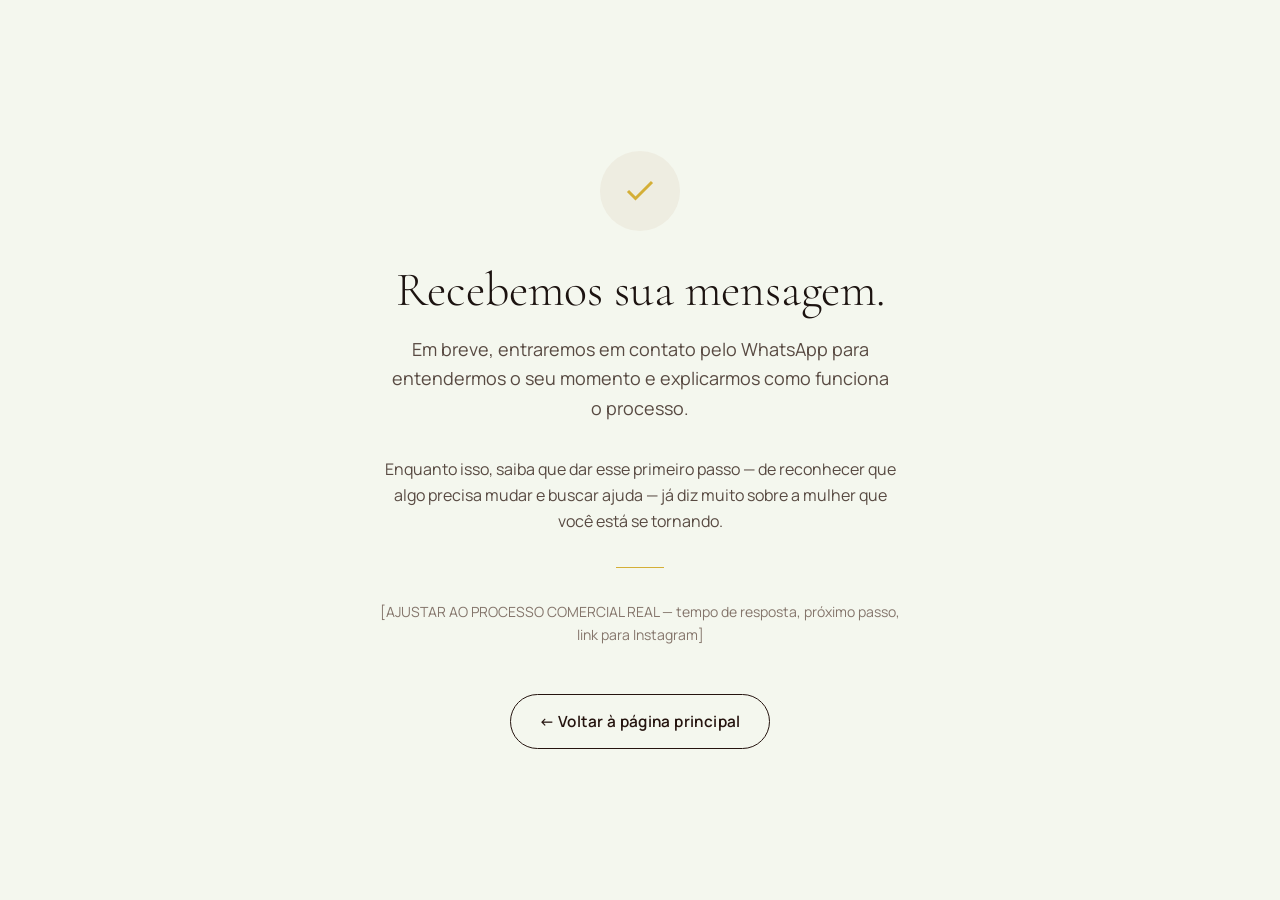
<file: obrigado.html>
<!DOCTYPE html>
<html lang="pt-BR">
<head>
  <meta charset="UTF-8">
  <meta name="viewport" content="width=device-width, initial-scale=1.0">
  <title>Obrigada | Paula Magrin — Terapeuta</title>
  <meta name="robots" content="noindex, nofollow">

  <!-- Meta Pixel Code -->
  <script>
    !function(f,b,e,v,n,t,s)
    {if(f.fbq)return;n=f.fbq=function(){n.callMethod?
    n.callMethod.apply(n,arguments):n.queue.push(arguments)};
    if(!f._fbq)f._fbq=n;n.push=n;n.loaded=!0;n.version='2.0';
    n.queue=[];t=b.createElement(e);t.async=!0;
    t.src=v;s=b.getElementsByTagName(e)[0];
    s.parentNode.insertBefore(t,s)}(window, document,'script',
    'https://connect.facebook.net/en_US/fbevents.js');
    fbq('init', '2262409447917221');
    fbq('track', 'PageView');
  </script>
  <noscript><img height="1" width="1" style="display:none"
    src="https://www.facebook.com/tr?id=2262409447917221&ev=PageView&noscript=1"
  /></noscript>
  <!-- End Meta Pixel Code -->

  <!-- Fonts -->
  <link rel="preconnect" href="https://fonts.googleapis.com">
  <link rel="preconnect" href="https://fonts.gstatic.com" crossorigin>
  <link href="https://fonts.googleapis.com/css2?family=Cormorant+Garamond:ital,wght@0,300;0,400;1,300;1,400&family=Manrope:wght@400;500;600&display=swap" rel="stylesheet">

  <meta name="theme-color" content="#1C1614">
  <link rel="icon" type="image/png" sizes="32x32" href="images/logo/favicon-32x32.png">
  <link rel="icon" type="image/png" sizes="16x16" href="images/logo/favicon-16x16.png">
  <link rel="apple-touch-icon" sizes="180x180" href="images/logo/apple-touch-icon.png">

  <!-- Stylesheets -->
  <link rel="stylesheet" href="css/tokens.css?v=3.2">
  <link rel="stylesheet" href="css/reset.css?v=3.2">
  <link rel="stylesheet" href="css/base.css?v=3.2">
  <link rel="stylesheet" href="css/components.css?v=3.2">
  <link rel="stylesheet" href="css/sections.css?v=3.3">
  <link rel="stylesheet" href="css/responsive.css?v=3.2">

  <!-- Conversion Tracking -->
  <script>
    window.dataLayer = window.dataLayer || [];
    window.dataLayer.push({
      event: 'generate_lead',
      page_title: 'Obrigada',
      conversion_page: true
    });
  </script>

  <!-- Google Tag Manager -->
  <!-- <script>(function(w,d,s,l,i){...})(window,document,'script','dataLayer','GTM-XXXXXX');</script> -->
</head>

<body>

  <main class="thankyou">
    <div class="thankyou__inner">

      <div class="thankyou__icon">
        <svg width="36" height="36" viewBox="0 0 24 24" fill="none" stroke="currentColor" stroke-width="2">
          <path d="M20 6L9 17l-5-5"/>
        </svg>
      </div>

      <h1 class="thankyou__headline">Recebemos sua mensagem.</h1>

      <p class="thankyou__text">
        Em breve, entraremos em contato pelo WhatsApp para entendermos o seu momento e explicarmos como funciona o processo.
      </p>

      <p style="font-size: var(--text-base); color: var(--color-text-secondary); margin-bottom: var(--space-xl);">
        Enquanto isso, saiba que dar esse primeiro passo — de reconhecer que algo precisa mudar e buscar ajuda — já diz muito sobre a mulher que você está se tornando.
      </p>

      <hr class="separator separator--centered">

      <p style="font-size: var(--text-sm); color: var(--color-text-tertiary);">
        [AJUSTAR AO PROCESSO COMERCIAL REAL — tempo de resposta, próximo passo, link para Instagram]
      </p>

      <a href="index.html" class="btn-cta btn-cta--secondary" style="margin-top: var(--space-xl);">
        ← Voltar à página principal
      </a>

    </div>
  </main>

  <!-- Meta Pixel Lead Event -->
  <script>
    if (typeof fbq === 'function') {
      fbq('track', 'Lead');
    }
  </script>

</body>
</html>
</file>
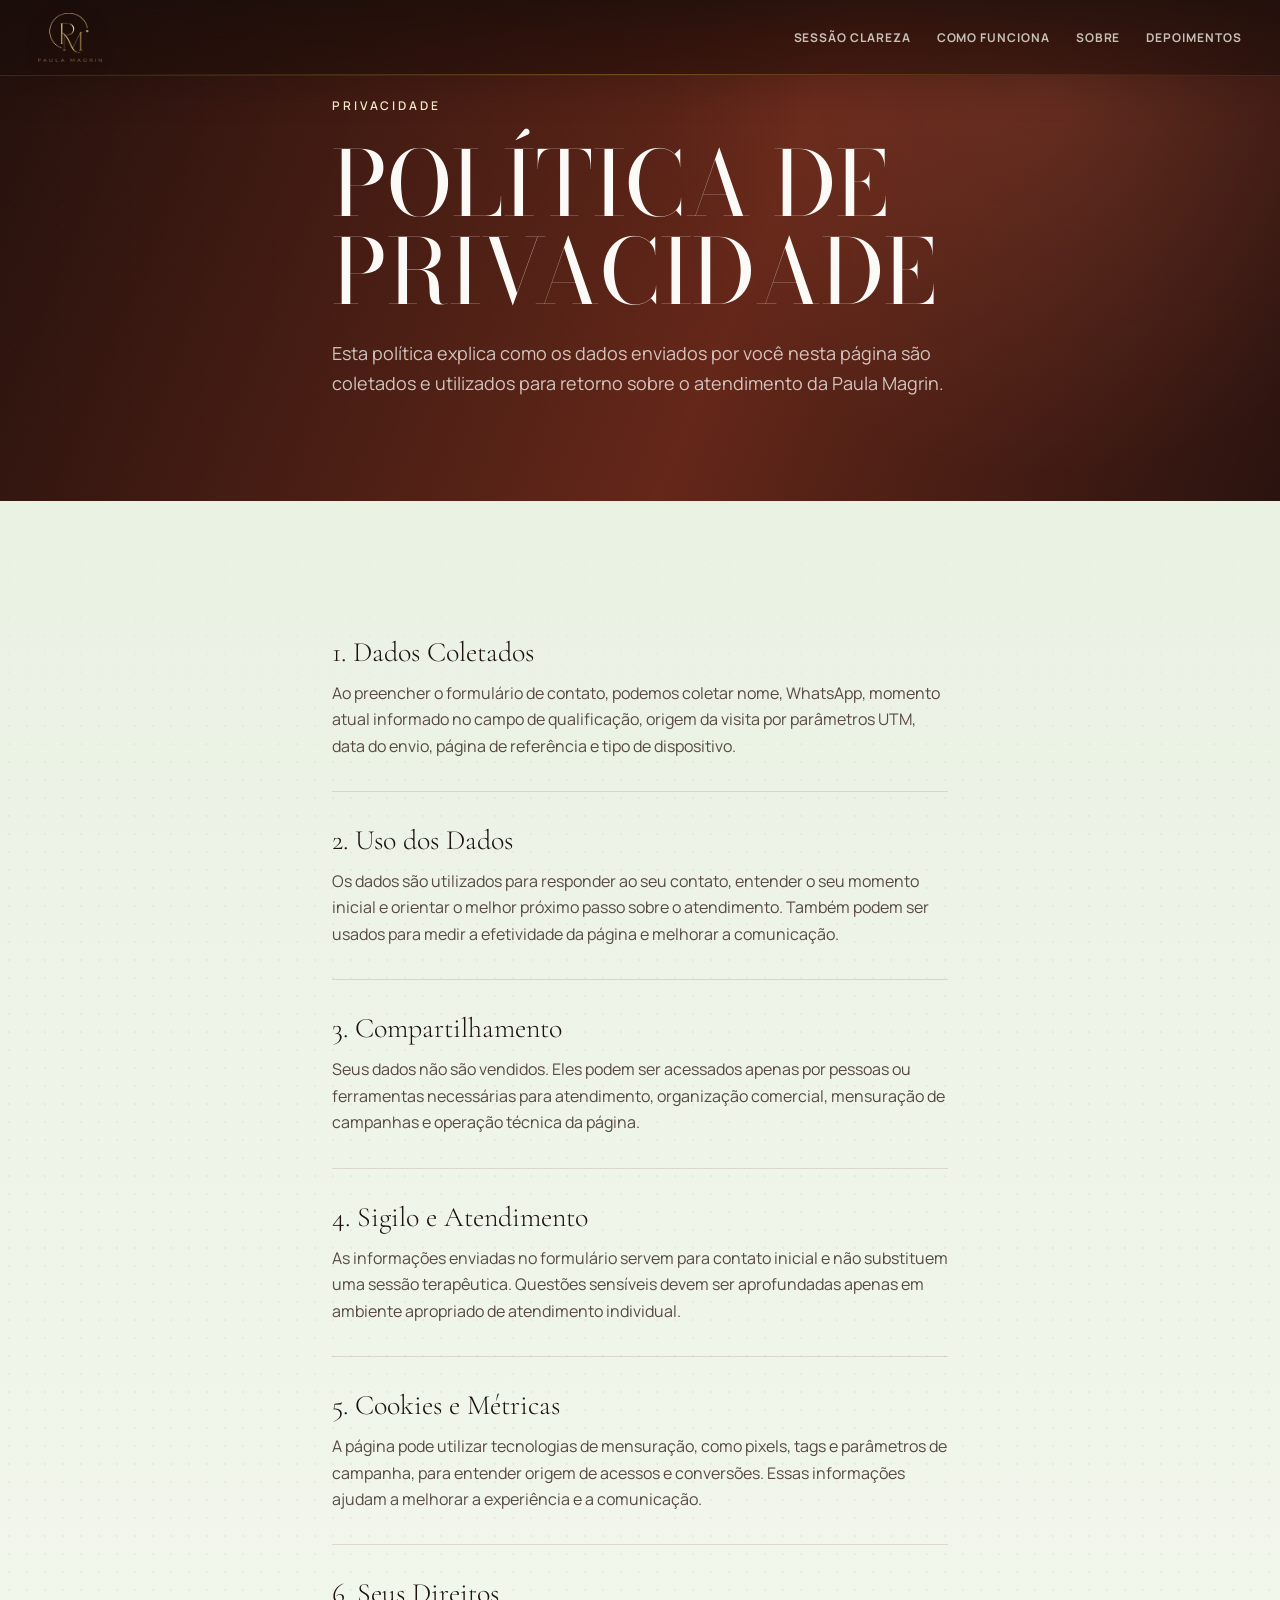
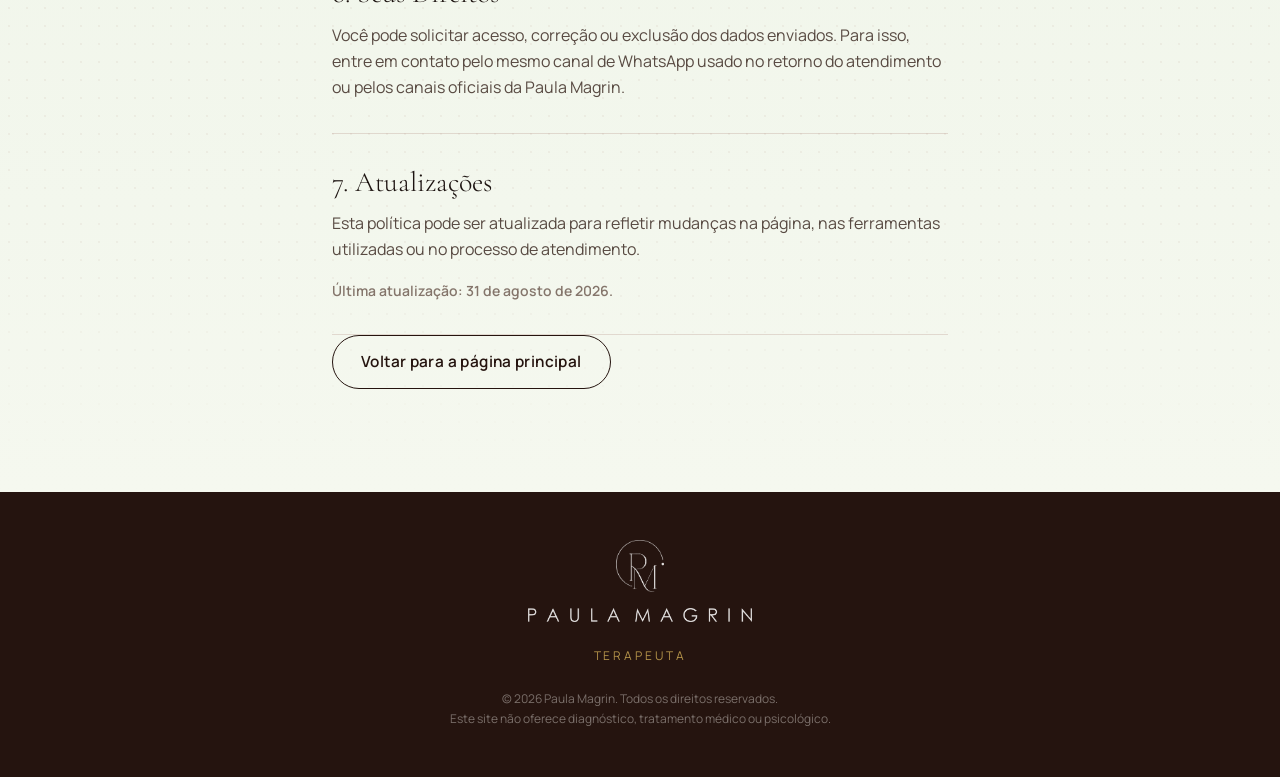
<file: privacidade.html>
<!DOCTYPE html>
<html lang="pt-BR">
<head>
  <meta charset="UTF-8">
  <meta name="viewport" content="width=device-width, initial-scale=1.0">
  <title>Política de Privacidade | Paula Magrin</title>
  <meta name="description" content="Política de privacidade da página Paula Magrin. Entenda quais dados são coletados, como são utilizados e como solicitar atendimento sobre seus dados.">
  <meta name="robots" content="index, follow">
  <link rel="canonical" href="https://paulamagrin.com.br/privacidade.html">

  <meta name="theme-color" content="#1C1614">
  <link rel="icon" type="image/png" sizes="32x32" href="images/logo/favicon-32x32.png">
  <link rel="icon" type="image/png" sizes="16x16" href="images/logo/favicon-16x16.png">
  <link rel="apple-touch-icon" sizes="180x180" href="images/logo/apple-touch-icon.png">

  <link rel="preconnect" href="https://fonts.googleapis.com">
  <link rel="preconnect" href="https://fonts.gstatic.com" crossorigin>
  <link href="https://fonts.googleapis.com/css2?family=Bodoni+Moda:opsz,wght@6..96,400;6..96,500;6..96,600&family=Cormorant+Garamond:ital,wght@0,300;0,400;0,500;1,300;1,400&family=Manrope:wght@300;400;500;600;700&display=swap" rel="stylesheet">

  <link rel="stylesheet" href="css/tokens.css?v=3.2">
  <link rel="stylesheet" href="css/reset.css?v=3.2">
  <link rel="stylesheet" href="css/base.css?v=3.2">
  <link rel="stylesheet" href="css/components.css?v=3.2">
  <link rel="stylesheet" href="css/animations.css?v=3.2">
  <link rel="stylesheet" href="css/sections.css?v=3.3">
  <link rel="stylesheet" href="css/responsive.css?v=3.2">
</head>

<body>
  <header class="header" role="banner">
    <div class="container header__container">
      <a href="index.html#hero" class="header__logo-link" aria-label="Voltar para o início">
        <picture>
          <source srcset="images/logo/logo-dourada-opt.webp" type="image/webp">
          <img class="header__logo" src="images/logo/logo-dourada-opt.png" alt="Paula Magrin" width="150" height="50" decoding="async">
        </picture>
      </a>

      <button type="button" class="header__toggle" aria-label="Menu" aria-expanded="false" aria-controls="header-nav">
        <span class="header__toggle-line"></span>
        <span class="header__toggle-line"></span>
        <span class="header__toggle-line"></span>
      </button>

      <nav class="header__nav" id="header-nav" aria-label="Navegação principal">
        <a href="index.html#sessao-clareza">Sessão Clareza</a>
        <a href="index.html#como-funciona">Como funciona</a>
        <a href="index.html#sobre">Sobre</a>
        <a href="index.html#depoimentos">Depoimentos</a>
      </nav>
    </div>
  </header>

  <main id="main-content" class="privacy-page">
    <section class="privacy-hero section" aria-label="Política de Privacidade">
      <div class="container container--text">
        <p class="section__label section__label--inverse">Privacidade</p>
        <h1 class="privacy-hero__headline">Política de Privacidade</h1>
        <p class="privacy-hero__text">
          Esta política explica como os dados enviados por você nesta página são coletados e utilizados para retorno sobre o atendimento da Paula Magrin.
        </p>
      </div>
    </section>

    <section class="privacy-content section" aria-label="Informações de privacidade">
      <div class="container container--text">
        <article class="privacy-content__block">
          <h2>1. Dados Coletados</h2>
          <p>
            Ao preencher o formulário de contato, podemos coletar nome, WhatsApp, momento atual informado no campo de qualificação, origem da visita por parâmetros UTM, data do envio, página de referência e tipo de dispositivo.
          </p>
        </article>

        <article class="privacy-content__block">
          <h2>2. Uso dos Dados</h2>
          <p>
            Os dados são utilizados para responder ao seu contato, entender o seu momento inicial e orientar o melhor próximo passo sobre o atendimento. Também podem ser usados para medir a efetividade da página e melhorar a comunicação.
          </p>
        </article>

        <article class="privacy-content__block">
          <h2>3. Compartilhamento</h2>
          <p>
            Seus dados não são vendidos. Eles podem ser acessados apenas por pessoas ou ferramentas necessárias para atendimento, organização comercial, mensuração de campanhas e operação técnica da página.
          </p>
        </article>

        <article class="privacy-content__block">
          <h2>4. Sigilo e Atendimento</h2>
          <p>
            As informações enviadas no formulário servem para contato inicial e não substituem uma sessão terapêutica. Questões sensíveis devem ser aprofundadas apenas em ambiente apropriado de atendimento individual.
          </p>
        </article>

        <article class="privacy-content__block">
          <h2>5. Cookies e Métricas</h2>
          <p>
            A página pode utilizar tecnologias de mensuração, como pixels, tags e parâmetros de campanha, para entender origem de acessos e conversões. Essas informações ajudam a melhorar a experiência e a comunicação.
          </p>
        </article>

        <article class="privacy-content__block">
          <h2>6. Seus Direitos</h2>
          <p>
            Você pode solicitar acesso, correção ou exclusão dos dados enviados. Para isso, entre em contato pelo mesmo canal de WhatsApp usado no retorno do atendimento ou pelos canais oficiais da Paula Magrin.
          </p>
        </article>

        <article class="privacy-content__block">
          <h2>7. Atualizações</h2>
          <p>
            Esta política pode ser atualizada para refletir mudanças na página, nas ferramentas utilizadas ou no processo de atendimento.
          </p>
          <p class="privacy-content__date">Última atualização: 31 de agosto de 2026.</p>
        </article>

        <a href="index.html" class="btn-cta btn-cta--secondary">Voltar para a página principal</a>
      </div>
    </section>
  </main>

  <footer class="footer" role="contentinfo">
    <div class="container">
      <div class="footer__logo-wrapper" style="margin-bottom: var(--space-lg); display: flex; flex-direction: column; align-items: center; gap: var(--space-md);">
        <img src="images/logo/logo.png" alt="Paula Magrin Monograma" style="height: 52px; width: auto; opacity: 0.9;">
        <img src="images/logo/assinatura.png" alt="Paula Magrin Assinatura" style="height: 14px; width: auto; opacity: 0.85;">
      </div>
      <p class="footer__title" style="margin-top: var(--space-xs);">Terapeuta</p>
      <p class="footer__copy">
        © 2026 Paula Magrin. Todos os direitos reservados.<br>
        Este site não oferece diagnóstico, tratamento médico ou psicológico.
      </p>
    </div>
  </footer>

  <script src="js/main.js?v=2.5"></script>
</body>
</html>
</file>
<file: css/tokens.css>
/* ═══════════════════════════════════════════════════════
   DESIGN TOKENS — Paula Magrin Landing Page
   Identidade Visual: Marrom escuro + Dourado bronze
   Paleta: Cream · Terracotta · Olive · Amber · Teal
   ═══════════════════════════════════════════════════════ */

:root {
  /* ─── Background Colors ─── */
  --color-bg-primary: #F4F7EE;
  --color-bg-secondary: #E7EFE1;
  --color-bg-tertiary: #D8E1D1;
  --color-bg-accent: #E8D7C2;
  --color-bg-dark: #25140F;
  --color-bg-dark-rich: #170D0A;
  --color-bg-warm: #6F2E1F;
  --color-surface-paper: #FAF1E6;
  --color-surface-linen: #EDF4E8;
  --color-surface-mist: #DDE7D8;
  --color-surface-ink: #1C1310;
  --color-surface-cacao: #2B1D19;

  /* ─── Text Colors ─── */
  --color-text-primary: #1C1310;
  --color-text-secondary: #584A42;
  --color-text-tertiary: #84756B;
  --color-text-inverse: #FCFAF7;
  --color-text-accent: #D4AF37;

  /* ─── Brand Colors (from logo) ─── */
  --color-brown-dark: #25140F;
  --color-brown-rich: #170D0A;
  --color-brown-medium: #5A3328;
  --color-brown-warm: #6F2E1F;
  --color-brown-light: #7E3B2B;
  --color-gold: #D4AF37;
  --color-gold-light: #F3E7C4;
  --color-gold-muted: #B5944A;
  --color-gold-pale: #F9EFCF;
  --color-gold-deep: #8E6F2D;

  /* ─── Brand Palette (from usage) ─── */
  --color-cream: #EDE5D9;
  --color-terracotta: #C45C42;
  --color-terracotta-light: #DD7458;
  --color-terracotta-dark: #8E321F;
  --color-olive: #6E7A42;
  --color-olive-light: #8A9958;
  --color-olive-dark: #555E30;
  --color-amber: #E2A036;
  --color-amber-light: #F1B54E;
  --color-amber-dark: #C1811F;
  --color-teal: #1F4959;
  --color-teal-light: #2A6277;
  --color-teal-dark: #15323E;

  /* ─── UI Colors ─── */
  --color-border: #DDC8B6;
  --color-border-light: #EFE0D2;
  --color-focus: #D4AF37;
  --color-error: #C9423E;
  --color-error-light: #F5EAEA;
  --color-success: #5A6335;
  --color-success-light: #EDF2EA;
  --color-overlay: rgba(42, 35, 32, 0.6);

  /* ─── Font Families ─── */
  --font-hero: 'Bodoni Moda', 'Didot', 'Bodoni 72', 'Cormorant Garamond', serif;
  --font-display: 'Cormorant Garamond', 'Georgia', 'Times New Roman', serif;
  --font-body: 'Manrope', 'Segoe UI', 'Helvetica Neue', sans-serif;

  /* ─── Font Sizes (Fluid Clamp) ─── */
  --text-xs: 0.75rem;
  --text-sm: 0.875rem;
  --text-base: 1rem;
  --text-lg: 1.125rem;
  --text-xl: 1.375rem;
  --text-2xl: 1.75rem;
  --text-3xl: 2.5rem;
  --text-4xl: 3rem;
  --text-5xl: 4rem;

  /* ─── Line Heights ─── */
  --leading-tight: 1.15;
  --leading-snug: 1.3;
  --leading-normal: 1.65;
  --leading-relaxed: 1.8;

  /* ─── Font Weights ─── */
  --weight-light: 300;
  --weight-regular: 400;
  --weight-medium: 500;
  --weight-semibold: 600;
  --weight-bold: 700;

  /* ─── Letter Spacing ─── */
  --tracking-tight: 0;
  --tracking-normal: 0;
  --tracking-wide: 0.04em;
  --tracking-wider: 0.08em;
  --tracking-widest: 0.24em;

  /* ─── Spacing Scale ─── */
  --space-3xs: 0.125rem;
  --space-2xs: 0.25rem;
  --space-xs: 0.5rem;
  --space-sm: 0.75rem;
  --space-md: 1rem;
  --space-lg: 1.5rem;
  --space-xl: 2rem;
  --space-2xl: 3rem;
  --space-3xl: 4rem;
  --space-4xl: 6rem;
  --space-5xl: 8rem;

  /* ─── Section Spacing ─── */
  --section-py: clamp(4rem, 8vw, 7.5rem);
  --section-px: clamp(1.25rem, 5vw, 2rem);

  /* ─── Containers ─── */
  --container-max: 1200px;
  --container-narrow: 800px;
  --container-text: 680px;

  /* ─── Shadows ─── */
  --shadow-xs: 0 1px 2px rgba(42, 35, 32, 0.04);
  --shadow-sm: 0 1px 4px rgba(42, 35, 32, 0.06);
  --shadow-md: 0 4px 16px rgba(42, 35, 32, 0.08);
  --shadow-lg: 0 8px 30px rgba(42, 35, 32, 0.1);
  --shadow-xl: 0 20px 60px rgba(42, 35, 32, 0.14);
  --shadow-gold: 0 4px 24px rgba(184, 149, 106, 0.2);
  --shadow-premium: 0 28px 80px rgba(42, 35, 32, 0.18);
  --shadow-premium-dark: 0 32px 90px rgba(0, 0, 0, 0.3);

  /* ─── Border Radius ─── */
  --radius-sm: 4px;
  --radius-md: 8px;
  --radius-lg: 8px;
  --radius-xl: 12px;
  --radius-2xl: 16px;
  --radius-full: 9999px;

  /* ─── Transitions ─── */
  --ease-gentle: cubic-bezier(0.25, 0.1, 0.25, 1);
  --ease-premium: cubic-bezier(0.16, 1, 0.3, 1);
  --ease-out-expo: cubic-bezier(0.19, 1, 0.22, 1);
  --duration-fast: 200ms;
  --duration-base: 400ms;
  --duration-slow: 600ms;
  --duration-slower: 800ms;
  --duration-slowest: 1200ms;

  /* ─── Z-Index Scale ─── */
  --z-base: 1;
  --z-above: 10;
  --z-floating: 50;
  --z-sticky: 100;
  --z-modal-backdrop: 900;
  --z-modal: 1000;

  /* ─── Glassmorphism & Premium Gradients ─── */
  --glass-bg: rgba(252, 250, 247, 0.52);
  --glass-bg-dark: rgba(30, 16, 12, 0.62);
  --glass-bg-teal: rgba(31, 73, 89, 0.35);
  --glass-border: rgba(252, 250, 247, 0.48);
  --glass-border-gold: rgba(243, 231, 196, 0.34);
  --glass-shadow: 0 18px 44px rgba(23, 13, 10, 0.12);
  --glass-backdrop: blur(18px) saturate(132%);
  --gradient-gold: linear-gradient(135deg, #F3E7C4 0%, #D4AF37 50%, #AA7C11 100%);
  --gradient-hero: linear-gradient(112deg, #24110D 0%, #642719 58%, #2A130F 100%);
  --gradient-paper: linear-gradient(180deg, #EAF2E4 0%, #F5F8EF 100%);
  --gradient-band: linear-gradient(180deg, #F5F8EF 0%, #E7EFE1 100%);
}

@media (max-width: 640px) {
  :root {
    --text-xl: 1.25rem;
    --text-2xl: 1.5rem;
    --text-3xl: 2rem;
    --text-4xl: 2.35rem;
    --text-5xl: 2.75rem;
    --section-py: 3.75rem;
    --section-px: 1rem;
  }
}
</file>
<file: css/base.css>
/* ═══════════════════════════════════════════════════════
   BASE — Typography, Body, Global Styles
   ═══════════════════════════════════════════════════════ */

html, body {
  width: 100%;
  overflow-x: hidden;
}

body {
  font-family: var(--font-body);
  font-size: var(--text-base);
  font-weight: var(--weight-regular);
  line-height: var(--leading-normal);
  color: var(--color-text-primary);
  background:
    radial-gradient(circle at 8% 0%, rgba(196, 92, 66, 0.08), transparent 32rem),
    linear-gradient(180deg, var(--color-bg-primary), var(--color-surface-paper));
}

/* ─── Headings ─── */

h1, h2, h3 {
  font-family: var(--font-display);
  font-weight: var(--weight-light);
  line-height: var(--leading-tight);
  color: var(--color-text-primary);
  text-wrap: balance;
}

h1 {
  font-size: var(--text-4xl);
  letter-spacing: var(--tracking-tight);
}

h2 {
  font-size: var(--text-3xl);
  letter-spacing: var(--tracking-tight);
}

h3 {
  font-size: var(--text-2xl);
}

h4 {
  font-family: var(--font-body);
  font-size: var(--text-xl);
  font-weight: var(--weight-semibold);
  line-height: var(--leading-snug);
}

h5 {
  font-family: var(--font-body);
  font-size: var(--text-lg);
  font-weight: var(--weight-semibold);
  line-height: var(--leading-snug);
}

/* ─── Paragraph ─── */

p {
  color: var(--color-text-secondary);
  line-height: var(--leading-normal);
  margin-bottom: var(--space-md);
  text-wrap: pretty;
}

p:last-child {
  margin-bottom: 0;
}

/* ─── Strong / Italic ─── */

strong {
  font-weight: var(--weight-semibold);
  color: var(--color-text-primary);
}

em {
  font-style: italic;
}

/* ─── Links ─── */

a {
  transition: color var(--duration-fast) var(--ease-gentle);
}

/* ─── Selection ─── */

::selection {
  background: var(--color-gold-pale);
  color: var(--color-text-primary);
}

/* ─── Containers ─── */

.container {
  width: 100%;
  max-width: var(--container-max);
  margin-inline: auto;
  padding-inline: var(--section-px);
}

.container--narrow {
  max-width: var(--container-narrow);
}

.container--text {
  max-width: var(--container-text);
}

/* ─── Sections ─── */

.section {
  padding-block: var(--section-py);
  position: relative;
  overflow: hidden;
  isolation: isolate;
}

.section::before {
  content: '';
  position: absolute;
  inset: 0;
  pointer-events: none;
  opacity: 0.32;
  background-image:
    radial-gradient(circle, rgba(126, 59, 43, 0.18) 1px, transparent 1.2px);
  background-size: 18px 18px;
  mask-image: linear-gradient(to bottom, transparent, #000 18%, #000 82%, transparent);
}

.section > .container {
  position: relative;
  z-index: 1;
}

/* ─── Section Labels ─── */

.section__label {
  font-family: var(--font-body);
  font-size: var(--text-xs);
  font-weight: var(--weight-semibold);
  letter-spacing: var(--tracking-widest);
  text-transform: uppercase;
  color: var(--color-text-tertiary);
  margin-bottom: var(--space-lg);
}

.section__label--accent {
  color: var(--color-olive);
}

.section__label--inverse {
  color: var(--color-gold-pale);
}

/* ─── Section Headlines ─── */

.section__headline {
  margin-bottom: var(--space-lg);
  text-transform: uppercase;
  font-weight: var(--weight-medium);
}

.section__headline em {
  display: inline-block;
  margin-top: var(--space-xs);
  color: var(--color-brown-light);
  font-weight: var(--weight-light);
}

.section__headline::after {
  content: '';
  display: block;
  width: clamp(72px, 12vw, 132px);
  height: 1px;
  margin-top: var(--space-lg);
  background:
    linear-gradient(90deg, var(--color-gold-deep), var(--color-gold-pale), transparent);
  box-shadow: 0 0 18px rgba(184, 149, 106, 0.14);
}

.section__headline[style*="text-align: center"]::after,
.faq__headline::after {
  margin-inline: auto;
  background: linear-gradient(90deg, transparent, var(--color-gold), transparent);
}

.section__subheadline {
  font-size: var(--text-lg);
  color: var(--color-text-secondary);
  max-width: 600px;
}

/* ─── Decorative Elements ─── */

.separator {
  width: 48px;
  height: 1px;
  background: var(--color-gold);
  border: none;
  margin-block: var(--space-xl);
}

.separator--centered {
  margin-inline: auto;
}

/* ─── Visually Hidden (Accessible) ─── */

.sr-only {
  position: absolute;
  width: 1px;
  height: 1px;
  padding: 0;
  margin: -1px;
  overflow: hidden;
  clip: rect(0, 0, 0, 0);
  white-space: nowrap;
  border: 0;
}

/* ─── Ambient Glow Orbs ─── */

.ambient-glow {
  position: absolute;
  width: clamp(220px, 34vw, 520px);
  height: clamp(220px, 34vw, 520px);
  border-radius: var(--radius-full);
  filter: blur(80px);
  opacity: 0.08;
  pointer-events: none;
  z-index: 0;
}

.ambient-glow--gold {
  background: radial-gradient(circle, var(--color-gold) 0%, transparent 70%);
}

.ambient-glow--terracotta {
  background: radial-gradient(circle, var(--color-terracotta) 0%, transparent 70%);
}

.ambient-glow--teal {
  background: radial-gradient(circle, var(--color-teal) 0%, transparent 70%);
}

.ambient-glow--olive {
  background: radial-gradient(circle, var(--color-olive) 0%, transparent 70%);
}
</file>
<file: css/components.css>
/* ═══════════════════════════════════════════════════════
   COMPONENTS — Reusable UI Components
   Brand: Marrom escuro + Dourado bronze
   ═══════════════════════════════════════════════════════ */

/* ─── CTA Button (Primary) ─── */

.btn-cta {
  display: inline-flex;
  box-sizing: border-box;
  width: auto;
  max-width: 100%;
  align-items: center;
  justify-content: center;
  padding: 0.85rem 1.75rem;
  min-height: 54px;
  font-family: var(--font-body);
  font-size: clamp(0.85rem, 1.6vw, 0.96rem);
  font-weight: var(--weight-semibold);
  letter-spacing: 0.025em;
  color: var(--color-text-inverse);
  background: var(--color-terracotta-dark);
  border: 1px solid rgba(244, 247, 238, 0.2);
  border-radius: var(--radius-full);
  cursor: pointer;
  transition: all var(--duration-base) var(--ease-premium);
  text-decoration: none;
  white-space: normal;
  text-align: center;
  position: relative;
  overflow: hidden;
}

.btn-cta__text {
  display: inline;
  text-align: center;
  line-height: 1.35;
  white-space: normal;
  word-break: normal;
  overflow-wrap: break-word;
  hyphens: none;
  max-width: 100%;
}

.btn-cta__nowrap {
  white-space: nowrap;
  display: inline;
}

/* Gold Foil Shimmer Hover Effect */
.btn-cta::before {
  content: '';
  position: absolute;
  top: 0;
  left: -150%;
  width: 50%;
  height: 100%;
  background: linear-gradient(
    105deg,
    transparent 20%,
    rgba(255, 255, 255, 0.28) 45%,
    rgba(235, 206, 142, 0.42) 50%,
    rgba(255, 255, 255, 0.28) 55%,
    transparent 80%
  );
  transform: skewX(-25deg);
  transition: none;
  pointer-events: none;
}

.btn-cta:hover {
  background: var(--color-terracotta);
  color: var(--color-text-inverse);
  box-shadow:
    0 8px 24px rgba(142, 50, 31, 0.35),
    0 0 0 3px rgba(221, 116, 88, 0.2);
  transform: translateY(-2px);
}

.btn-cta:hover::before {
  left: 150%;
  transition: left 0.75s cubic-bezier(0.25, 0.46, 0.45, 0.94);
}

.btn-cta:focus-visible {
  outline: 2px solid var(--color-gold);
  outline-offset: 3px;
}

.btn-cta:active {
  transform: translateY(0);
  box-shadow: var(--shadow-sm);
}

.btn-cta--large {
  padding: clamp(0.85rem, 1.8vw, 1rem) clamp(1.25rem, 3vw, 2rem);
  font-size: clamp(0.85rem, 1.5vw, 0.96rem);
  min-height: 56px;
  line-height: 1.35;
}

.btn-cta--secondary {
  background: transparent;
  color: var(--color-brown-dark);
  border: 1.5px solid var(--color-brown-dark);
}

.btn-cta--secondary:hover {
  background: var(--color-brown-dark);
  color: var(--color-text-inverse);
}

.btn-cta--inverse {
  background: var(--color-bg-primary);
  color: var(--color-brown-dark);
}

.btn-cta--inverse:hover {
  background: var(--color-bg-secondary);
  color: var(--color-brown-rich);
}

.btn-cta--gold {
  background: linear-gradient(135deg, var(--color-gold-muted), var(--color-gold));
  color: #fff;
}

.btn-cta--gold:hover {
  background: linear-gradient(135deg, var(--color-gold), var(--color-gold-light));
  box-shadow: var(--shadow-gold);
}

.btn-cta__arrow {
  display: inline-block;
  line-height: 1;
  margin-left: 0.4em;
  white-space: nowrap;
  font-size: 1.05em;
  vertical-align: baseline;
  transition: transform var(--duration-base) var(--ease-gentle);
  flex-shrink: 0;
}

.btn-cta:hover .btn-cta__arrow {
  transform: translateX(4px);
}

/* ─── CTA Microcopy ─── */

.cta-microcopy {
  font-size: clamp(0.72rem, 2.4vw, 0.85rem);
  font-weight: var(--weight-semibold);
  color: var(--color-text-tertiary);
  margin-top: var(--space-sm);
  line-height: 1.5;
  text-align: center;
  max-width: min(42ch, calc(100vw - 2rem));
  margin-inline: auto;
  text-wrap: balance;
  word-break: normal;
  overflow-wrap: break-word;
}

/* ─── Floating CTA (Mobile) ─── */

.floating-cta {
  position: fixed;
  bottom: 0;
  left: 0;
  right: 0;
  z-index: var(--z-sticky);
  padding: var(--space-sm) var(--section-px) calc(var(--space-sm) + env(safe-area-inset-bottom, 0px));
  background: rgba(42, 35, 32, 0.82);
  backdrop-filter: var(--glass-backdrop);
  -webkit-backdrop-filter: var(--glass-backdrop);
  border-top: 1px solid rgba(255, 255, 255, 0.08);
  box-shadow: 0 -4px 30px rgba(0, 0, 0, 0.15);
  transform: translateY(100%);
  transition: transform var(--duration-slow) var(--ease-premium);
  display: flex;
  justify-content: center;
}

.floating-cta.is-visible {
  transform: translateY(0);
}

.floating-cta__btn {
  display: flex;
  align-items: center;
  justify-content: center;
  gap: var(--space-xs);
  width: 100%;
  max-width: 400px;
  padding: var(--space-sm) var(--space-xl);
  min-height: 48px;
  font-family: var(--font-body);
  font-size: var(--text-base);
  font-weight: var(--weight-semibold);
  color: var(--color-gold-light);
  background: transparent;
  border: 1.5px solid var(--color-gold-muted);
  border-radius: var(--radius-full);
  cursor: pointer;
  transition: all var(--duration-fast) var(--ease-gentle);
}

.floating-cta__btn:hover {
  background: rgba(184, 149, 106, 0.1);
  border-color: var(--color-gold);
  color: var(--color-gold);
}

/* ─── Identification Card ─── */

.id-card {
  padding: var(--space-lg) var(--space-xl);
  background: rgba(244, 247, 238, 0.42);
  backdrop-filter: var(--glass-backdrop);
  -webkit-backdrop-filter: var(--glass-backdrop);
  border: 1px solid rgba(126, 59, 43, 0.28);
  border-radius: 0;
  margin-bottom: var(--space-md);
  box-shadow: none;
  transition: border-color var(--duration-base) var(--ease-premium),
              background var(--duration-base) var(--ease-premium),
              box-shadow var(--duration-base) var(--ease-premium);
}

.id-card:hover {
  border-color: rgba(196, 92, 66, 0.55);
  background: rgba(250, 241, 230, 0.72);
  box-shadow: 0 18px 42px rgba(37, 20, 15, 0.08);
}

.id-card__title-h3 {
  font-family: var(--font-body);
  font-size: var(--text-base);
  font-weight: var(--weight-bold);
  margin-bottom: var(--space-xs);
  color: var(--color-text-primary);
}

.id-card__text {
  font-family: var(--font-body);
  font-size: var(--text-sm);
  color: var(--color-text-secondary);
  line-height: var(--leading-normal);
  margin-bottom: 0;
}

/* ─── Step Card ─── */

.step-card {
  position: relative;
  width: min(100%, 260px);
  min-height: 300px;
  padding: var(--space-xl) var(--space-lg);
  text-align: center;
  display: flex;
  flex-direction: column;
  justify-content: flex-start;
  border: 1px solid rgba(212, 191, 166, 0.34);
  border-radius: 0;
  background: rgba(251, 248, 244, 0.035);
  box-shadow: inset 0 1px 0 rgba(255, 255, 255, 0.04);
  transition: border-color var(--duration-base) var(--ease-premium),
              background var(--duration-base) var(--ease-premium),
              box-shadow var(--duration-base) var(--ease-premium),
              transform var(--duration-base) var(--ease-premium);
}

.step-card:hover {
  transform: translateY(-4px);
  border-color: rgba(212, 191, 166, 0.68);
  background: rgba(251, 248, 244, 0.055);
  box-shadow:
    inset 0 1px 0 rgba(255, 255, 255, 0.07),
    0 18px 42px rgba(0, 0, 0, 0.18),
    0 0 24px rgba(184, 149, 106, 0.1);
}

.step-card__number {
  font-family: var(--font-display);
  font-size: var(--text-4xl);
  font-weight: var(--weight-light);
  color: var(--color-gold);
  line-height: 1;
  margin-bottom: var(--space-sm);
  opacity: 0.8;
}

.step-card__title {
  font-family: var(--font-display);
  font-size: var(--text-2xl);
  font-weight: var(--weight-regular);
  color: var(--color-text-inverse);
  margin-bottom: var(--space-sm);
}

.step-card__desc {
  font-size: var(--text-base);
  color: rgba(250, 247, 243, 0.7);
  line-height: var(--leading-normal);
  max-width: 210px;
  margin-inline: auto;
}

/* ─── Step Card (Light variant) ─── */

.step-card--light .step-card__title {
  color: var(--color-text-primary);
}

.step-card--light .step-card__desc {
  color: var(--color-text-secondary);
}

/* ─── Step Connector ─── */

.step-connector {
  display: flex;
  align-items: center;
  justify-content: center;
  padding: var(--space-sm) 0;
}

.step-connector__line {
  width: 1px;
  height: 40px;
  background: linear-gradient(to bottom, var(--color-gold), transparent);
}

/* ─── FAQ Accordion ─── */

.faq-item {
  border-bottom: 1px solid rgba(184, 149, 106, 0.18);
}

.faq-item__question {
  display: flex;
  align-items: center;
  justify-content: space-between;
  gap: var(--space-md);
  width: 100%;
  padding: var(--space-lg) 0;
  text-align: left;
  font-family: var(--font-body);
  font-size: var(--text-lg);
  font-weight: var(--weight-medium);
  color: var(--color-text-primary);
  cursor: pointer;
  transition: color var(--duration-fast) var(--ease-gentle);
}

.faq-item__question:hover {
  color: var(--color-olive);
}

.faq-item__icon {
  flex-shrink: 0;
  width: 24px;
  height: 24px;
  position: relative;
  transition: transform var(--duration-base) var(--ease-gentle);
}

.faq-item__icon::before,
.faq-item__icon::after {
  content: '';
  position: absolute;
  top: 50%;
  left: 50%;
  background: var(--color-text-tertiary);
  transition: transform var(--duration-base) var(--ease-gentle), opacity var(--duration-base);
}

.faq-item__icon::before {
  width: 16px;
  height: 1.5px;
  transform: translate(-50%, -50%);
}

.faq-item__icon::after {
  width: 1.5px;
  height: 16px;
  transform: translate(-50%, -50%);
}

.faq-item.is-open .faq-item__icon::after {
  transform: translate(-50%, -50%) rotate(90deg);
  opacity: 0;
}

.faq-item__answer {
  max-height: 0;
  overflow: hidden;
  transition: max-height var(--duration-slow) var(--ease-premium),
              padding var(--duration-slow) var(--ease-premium);
}

.faq-item.is-open .faq-item__answer {
  max-height: 500px;
  padding-bottom: var(--space-lg);
}

.faq-item__answer p {
  font-size: var(--text-base);
  color: var(--color-text-secondary);
  line-height: var(--leading-relaxed);
}

/* ─── Trust Badge ─── */

.trust-badge {
  display: inline-flex;
  max-width: 100%;
  align-items: center;
  gap: var(--space-xs);
  padding: var(--space-xs) var(--space-md);
  background: var(--color-bg-secondary);
  border: 1px solid var(--color-border-light);
  border-radius: var(--radius-full);
  font-size: var(--text-xs);
  color: var(--color-text-tertiary);
  letter-spacing: var(--tracking-wide);
  white-space: normal;
}

.trust-badge__icon {
  width: 14px;
  height: 14px;
  color: var(--color-gold-muted);
}

/* ─── Quote Block ─── */

.quote-block {
  position: relative;
  padding: var(--space-xl) var(--space-2xl);
  margin-block: var(--space-2xl);
}

.quote-block::before {
  content: '\201C';
  position: absolute;
  top: -10px;
  left: 0;
  font-family: var(--font-display);
  font-size: 6rem;
  line-height: 1;
  color: var(--color-gold-pale);
  opacity: 0.3;
}

.quote-block__text {
  font-family: var(--font-display);
  font-size: var(--text-2xl);
  font-weight: var(--weight-regular);
  font-style: italic;
  line-height: var(--leading-snug);
  color: var(--color-text-primary);
}

/* ─── Feature Item ─── */

.feature-item {
  display: flex;
  align-items: center;
  gap: var(--space-md);
  padding: var(--space-md) var(--space-lg);
  border-radius: var(--radius-md);
  background: rgba(251, 248, 244, 0.52);
  border: 1px solid rgba(184, 149, 106, 0.16);
  transition: all var(--duration-base) var(--ease-premium);
}

.feature-item:hover {
  background: rgba(251, 248, 244, 0.82);
  transform: translateY(-2px);
  box-shadow: var(--shadow-sm);
  border-color: var(--color-gold-pale);
}

.feature-item__icon {
  flex-shrink: 0;
  width: 44px;
  height: 44px;
  padding: var(--space-sm);
  border-radius: var(--radius-full);
  background: rgba(184, 149, 106, 0.1);
  border: 1px solid rgba(184, 149, 106, 0.2);
  color: var(--color-gold);
  transition: transform var(--duration-base) var(--ease-premium);
}

.feature-item:hover .feature-item__icon {
  transform: scale(1.1) rotate(5deg);
  background: rgba(184, 149, 106, 0.15);
  color: var(--color-gold-light);
}

.feature-item__text {
  font-size: var(--text-base);
  color: var(--color-text-secondary);
  line-height: var(--leading-normal);
  margin-bottom: 0;
}

/* ─── Check / Cross Lists ─── */

.check-list__item {
  display: flex;
  align-items: center;
  gap: var(--space-md);
  padding: var(--space-sm) 0;
  font-size: var(--text-base);
  color: var(--color-text-secondary);
  line-height: var(--leading-normal);
  transition: transform var(--duration-fast);
}

.check-list__item:hover {
  transform: translateX(4px);
}

.check-list__icon {
  flex-shrink: 0;
  width: 32px;
  height: 32px;
  padding: 6px;
  border-radius: var(--radius-full);
  margin-top: 0;
  transition: transform var(--duration-fast) var(--ease-premium);
}

.check-list__item:hover .check-list__icon {
  transform: scale(1.1);
}

.check-list__icon--check {
  color: var(--color-olive);
}

.check-list__icon--cross {
  color: var(--color-text-tertiary);
}

/* ─── Testimonial Card ─── */

.testimonial-card {
  padding: var(--space-2xl);
  background: rgba(255, 255, 255, 0.45);
  backdrop-filter: var(--glass-backdrop);
  -webkit-backdrop-filter: var(--glass-backdrop);
  border-radius: var(--radius-lg);
  box-shadow: var(--glass-shadow);
  border: 1px solid var(--glass-border);
  border-top: 4px solid var(--color-terracotta);
  position: relative;
  transition: transform var(--duration-base) var(--ease-premium),
              box-shadow var(--duration-base) var(--ease-premium);
}

.testimonial-card:hover {
  transform: translateY(-4px);
  box-shadow: var(--shadow-md), 0 8px 24px rgba(192, 101, 48, 0.08);
}

.testimonial-card::before {
  content: '\201C';
  position: absolute;
  top: var(--space-md);
  left: var(--space-lg);
  font-family: var(--font-display);
  font-size: 3.8rem;
  line-height: 1;
  color: var(--color-terracotta);
  opacity: 0.22;
}

.testimonial-card__quote {
  font-family: var(--font-display);
  font-size: var(--text-xl);
  font-style: italic;
  line-height: var(--leading-snug);
  color: var(--color-text-primary);
  margin-bottom: var(--space-lg);
  position: relative;
  z-index: 2;
}

.testimonial-card__author {
  font-size: var(--text-sm);
  font-weight: var(--weight-medium);
  color: var(--color-text-tertiary);
  letter-spacing: var(--tracking-wide);
  text-transform: uppercase;
}

/* ─── Modal ─── */

.modal-overlay {
  position: fixed;
  inset: 0;
  z-index: var(--z-modal-backdrop);
  background:
    radial-gradient(circle at 50% 8%, rgba(212, 175, 55, 0.12), transparent 22rem),
    rgba(18, 9, 7, 0.72);
  backdrop-filter: blur(14px) saturate(120%);
  -webkit-backdrop-filter: blur(14px) saturate(120%);
  display: flex;
  align-items: center;
  justify-content: center;
  padding: var(--space-md);
  opacity: 0;
  visibility: hidden;
  transition: opacity var(--duration-base) var(--ease-gentle),
              visibility var(--duration-base);
}

.modal-overlay.is-open {
  opacity: 1;
  visibility: visible;
}

.modal {
  width: 100%;
  max-width: 640px;
  max-height: 90vh;
  overflow-y: auto;
  background:
    linear-gradient(145deg, rgba(252, 250, 247, 0.94), rgba(241, 231, 220, 0.84)),
    rgba(252, 250, 247, 0.82);
  backdrop-filter: blur(26px) saturate(130%);
  -webkit-backdrop-filter: blur(26px) saturate(130%);
  border: 1px solid rgba(212, 175, 55, 0.26);
  border-radius: var(--radius-lg);
  padding: var(--space-2xl);
  box-shadow:
    0 34px 90px rgba(17, 9, 7, 0.34),
    inset 0 1px 0 rgba(255, 255, 255, 0.72),
    0 0 0 1px rgba(255, 255, 255, 0.26);
  transform: translateY(24px);
  transition: transform var(--duration-slow) var(--ease-premium);
}

.modal-overlay.is-open .modal {
  transform: translateY(0);
}

.modal__close {
  position: absolute;
  top: var(--space-md);
  right: var(--space-md);
  width: 44px;
  height: 44px;
  display: flex;
  align-items: center;
  justify-content: center;
  border-radius: var(--radius-full);
  color: var(--color-text-tertiary);
  transition: background var(--duration-fast), color var(--duration-fast);
}

.modal__close:hover {
  background: var(--color-bg-secondary);
  color: var(--color-text-primary);
}

.modal__title {
  font-family: var(--font-display);
  font-size: var(--text-2xl);
  margin-bottom: var(--space-xs);
}

.modal__subtitle {
  font-size: var(--text-base);
  color: var(--color-text-secondary);
  margin-bottom: var(--space-xl);
}

/* ─── Form Elements ─── */

.form-group {
  margin-bottom: var(--space-lg);
}

.form-label {
  display: block;
  font-size: var(--text-sm);
  font-weight: var(--weight-medium);
  color: var(--color-text-primary);
  margin-bottom: var(--space-xs);
  letter-spacing: var(--tracking-wide);
}

.form-input {
  width: 100%;
  height: 52px;
  padding: 0 var(--space-md);
  font-size: var(--text-base);
  color: var(--color-text-primary);
  background: rgba(255, 252, 248, 0.62);
  border: 1px solid rgba(126, 59, 43, 0.22);
  border-radius: var(--radius-md);
  transition: border-color var(--duration-fast) var(--ease-gentle),
              box-shadow var(--duration-fast) var(--ease-gentle);
}

.form-input::placeholder {
  color: var(--color-text-tertiary);
}

.form-input:focus {
  border-color: var(--color-gold);
  box-shadow: 0 0 0 3px rgba(212, 175, 55, 0.14), inset 0 1px 0 rgba(255, 255, 255, 0.42);
}

.select-wrapper {
  position: relative;
}

.select-wrapper::after {
  content: '';
  position: absolute;
  right: var(--space-md);
  top: 50%;
  width: 9px;
  height: 9px;
  border-right: 1.5px solid var(--color-gold-deep);
  border-bottom: 1.5px solid var(--color-gold-deep);
  pointer-events: none;
  transform: translateY(-65%) rotate(45deg);
}

.form-select {
  appearance: none;
  -webkit-appearance: none;
  padding-right: calc(var(--space-xl) + var(--space-md));
  background:
    linear-gradient(135deg, rgba(252, 250, 247, 0.98), rgba(246, 236, 224, 0.72));
  cursor: pointer;
}

.form-select:invalid {
  color: var(--color-text-tertiary);
}

.form-select option {
  color: var(--color-text-primary);
  background: var(--color-bg-primary);
}

.form-input.has-error {
  border-color: var(--color-error);
  box-shadow: 0 0 0 3px rgba(184, 84, 80, 0.1);
}

.form-group.has-error .form-input {
  border-color: var(--color-error);
  box-shadow: 0 0 0 3px rgba(184, 84, 80, 0.1);
}

.form-error {
  display: none;
  font-size: var(--text-sm);
  color: var(--color-error);
  margin-top: var(--space-2xs);
}

.form-group.has-error .form-error {
  display: block;
}

/* ─── Radio Options (Card Style) ─── */

.radio-options {
  display: flex;
  flex-direction: column;
  gap: var(--space-xs);
}

.radio-option {
  position: relative;
}

.radio-option__input {
  position: absolute;
  opacity: 0;
  width: 0;
  height: 0;
}

.radio-option__label {
  display: flex;
  align-items: center;
  gap: var(--space-sm);
  padding: var(--space-sm) var(--space-md);
  border: 1.5px solid var(--color-border-light);
  border-radius: var(--radius-md);
  cursor: pointer;
  font-size: var(--text-sm);
  color: var(--color-text-secondary);
  transition: all var(--duration-fast) var(--ease-gentle);
  line-height: var(--leading-snug);
}

.radio-option__label:hover {
  border-color: var(--color-gold-pale);
  background: var(--color-bg-secondary);
}

.radio-option__input:checked + .radio-option__label {
  border-color: var(--color-gold);
  background: rgba(184, 149, 106, 0.06);
  color: var(--color-text-primary);
}

.radio-option__indicator {
  flex-shrink: 0;
  width: 18px;
  height: 18px;
  border: 1.5px solid var(--color-border);
  border-radius: var(--radius-full);
  position: relative;
  transition: border-color var(--duration-fast);
}

.radio-option__input:checked + .radio-option__label .radio-option__indicator {
  border-color: var(--color-gold);
}

.radio-option__input:checked + .radio-option__label .radio-option__indicator::after {
  content: '';
  position: absolute;
  top: 50%;
  left: 50%;
  transform: translate(-50%, -50%);
  width: 8px;
  height: 8px;
  background: var(--color-gold);
  border-radius: var(--radius-full);
}

/* ─── Success State ─── */

.form-success {
  text-align: center;
  padding: var(--space-2xl) var(--space-md);
}

.form-success__icon {
  width: 64px;
  height: 64px;
  margin: 0 auto var(--space-lg);
  background: rgba(184, 149, 106, 0.1);
  border-radius: var(--radius-full);
  display: flex;
  align-items: center;
  justify-content: center;
  color: var(--color-gold);
}

.form-success__title {
  font-family: var(--font-display);
  font-size: var(--text-2xl);
  margin-bottom: var(--space-sm);
}

.form-success__text {
  font-size: var(--text-base);
  color: var(--color-text-secondary);
  max-width: 360px;
  margin-inline: auto;
}

/* ─── Header Navigation ─── */
.header {
  position: fixed;
  top: 0;
  left: 0;
  right: 0;
  z-index: var(--z-sticky);
  background: linear-gradient(180deg, rgba(23, 13, 10, 0.78), rgba(23, 13, 10, 0.56));
  border-bottom: 1px solid rgba(243, 231, 196, 0.12);
  box-shadow: 0 14px 34px rgba(8, 4, 3, 0.16);
  backdrop-filter: blur(18px) saturate(128%);
  -webkit-backdrop-filter: blur(18px) saturate(128%);
  height: 76px;
  display: flex;
  align-items: center;
}

.header::after {
  content: '';
  position: absolute;
  left: clamp(1.5rem, 3vw, 3rem);
  right: clamp(1.5rem, 3vw, 3rem);
  bottom: 0;
  height: 1px;
  background: linear-gradient(90deg, transparent, rgba(212, 175, 55, 0.36), transparent);
  pointer-events: none;
}

.header__container {
  display: flex;
  align-items: center;
  justify-content: space-between;
  width: 100%;
  max-width: none;
  padding-inline: clamp(1.5rem, 3vw, 3rem);
}

.header__logo-link {
  display: inline-flex;
  align-items: center;
  justify-content: center;
}

.header__logo {
  height: 50px;
  max-width: 150px;
  width: auto;
  object-fit: contain;
  display: block;
  filter: drop-shadow(0 8px 18px rgba(0, 0, 0, 0.26));
}

/* ─── Hamburger Toggle ─── */
.header__toggle {
  display: none;
  flex-direction: column;
  justify-content: space-between;
  width: 24px;
  height: 18px;
  background: transparent;
  border: none;
  cursor: pointer;
  padding: 0;
  z-index: calc(var(--z-sticky) + 2);
}

.header__toggle-line {
  display: block;
  width: 100%;
  height: 2px;
  background-color: var(--color-gold-light);
  transition: transform var(--duration-base) var(--ease-premium),
              opacity var(--duration-base) var(--ease-premium);
  border-radius: 2px;
}

.header__nav {
  display: flex;
  align-items: center;
  gap: clamp(var(--space-sm), 2vw, var(--space-xl));
}

.header__nav a,
.header__nav button {
  font-family: var(--font-body);
  font-size: var(--text-xs);
  font-weight: var(--weight-bold);
  letter-spacing: var(--tracking-wider);
  text-transform: uppercase;
  color: rgba(244, 247, 238, 0.76);
  text-decoration: none;
  transition: color var(--duration-fast) var(--ease-gentle);
}

.header__nav button {
  padding: 0;
  background: transparent;
  border: 0;
  cursor: pointer;
}

.header__nav a.is-active,
.header__nav a:hover,
.header__nav button:hover {
  color: var(--color-gold-light);
}

.hero .btn-cta {
  background: rgba(244, 247, 238, 0.96);
  color: var(--color-bg-dark-rich);
  border: 1px solid rgba(255, 255, 255, 0.44);
  box-shadow:
    0 16px 34px rgba(16, 8, 6, 0.22),
    inset 0 1px 0 rgba(255, 255, 255, 0.7);
}

.hero .btn-cta:hover {
  background: #fff;
  color: var(--color-bg-dark-rich);
  box-shadow:
    0 20px 44px rgba(16, 8, 6, 0.28),
    0 0 0 4px rgba(221, 116, 88, 0.12),
    inset 0 1px 0 rgba(255, 255, 255, 0.82);
}

.hero .cta-microcopy {
  color: rgba(250, 247, 243, 0.62);
}

.hero .trust-badge {
  background:
    linear-gradient(135deg, rgba(250, 247, 243, 0.12), rgba(250, 247, 243, 0.05)),
    rgba(23, 13, 10, 0.22);
  border-color: rgba(243, 231, 196, 0.28);
  color: rgba(250, 247, 243, 0.76);
  backdrop-filter: blur(16px) saturate(125%);
  -webkit-backdrop-filter: blur(16px) saturate(125%);
  box-shadow: inset 0 1px 0 rgba(255, 255, 255, 0.08), 0 12px 28px rgba(12, 6, 5, 0.14);
}

/* ─── 3D Coverflow Carousel ─── */
.coverflow-wrapper {
  position: relative;
  width: 100%;
  margin-bottom: var(--space-3xl);
}

.coverflow-container {
  position: relative;
  width: 100%;
  max-width: 1040px;
  margin: 0 auto;
  perspective: 1200px;
  padding-block: var(--space-xl) var(--space-2xl);
  overflow: hidden;
  user-select: none;
  -webkit-user-select: none;
}

.coverflow-track {
  position: relative;
  display: flex;
  justify-content: center;
  align-items: center;
  height: 480px;
  transform-style: preserve-3d;
}

.coverflow-slide {
  position: absolute;
  width: 300px;
  height: 450px;
  border-radius: var(--radius-md);
  overflow: hidden;
  cursor: pointer;
  background: #ffffff;
  padding: 6px;
  border: 1px solid rgba(243, 231, 196, 0.48);
  box-shadow: 0 12px 30px rgba(23, 13, 10, 0.28);
  display: flex;
  align-items: center;
  justify-content: center;
  transition: transform var(--duration-base) var(--ease-out-expo),
              opacity var(--duration-base) var(--ease-out-expo),
              box-shadow var(--duration-base) var(--ease-out-expo),
              border-color var(--duration-base) var(--ease-out-expo),
              filter var(--duration-base) var(--ease-out-expo);
  will-change: transform, opacity;
}

.coverflow-slide img {
  width: 100%;
  height: 100%;
  object-fit: contain;
  object-position: center;
  pointer-events: none;
  border-radius: var(--radius-sm);
  transition: transform var(--duration-base) var(--ease-premium);
}

.coverflow-slide.is-center {
  border-color: var(--color-gold);
  box-shadow:
    0 22px 54px rgba(23, 13, 10, 0.36),
    0 0 0 1px rgba(243, 231, 196, 0.28),
    0 0 28px rgba(212, 175, 55, 0.18);
  filter: brightness(1);
}

.coverflow-slide.is-center:hover img {
  transform: scale(1.03);
}

.coverflow-slide:not(.is-center) {
  filter: brightness(0.7) contrast(0.95);
}

/* Nav Buttons */
.coverflow-nav {
  position: absolute;
  top: 48%;
  transform: translateY(-50%);
  width: 44px;
  height: 44px;
  border-radius: var(--radius-full);
  background: rgba(23, 13, 10, 0.75);
  backdrop-filter: var(--glass-backdrop);
  -webkit-backdrop-filter: var(--glass-backdrop);
  border: 1px solid rgba(212, 191, 166, 0.4);
  color: var(--color-gold-light);
  display: flex;
  align-items: center;
  justify-content: center;
  cursor: pointer;
  z-index: 20;
  transition: all var(--duration-fast) var(--ease-gentle);
}

.coverflow-nav:hover {
  background: rgba(212, 175, 55, 0.25);
  border-color: var(--color-gold);
  color: var(--color-gold-pale);
  transform: translateY(-50%) scale(1.08);
}

.coverflow-prev { left: 12px; }
.coverflow-next { right: 12px; }

/* Dots */
.coverflow-dots {
  display: flex;
  justify-content: center;
  align-items: center;
  gap: var(--space-xs);
  margin-top: var(--space-lg);
  z-index: 10;
  position: relative;
}

.coverflow-dot {
  width: 8px;
  height: 8px;
  border-radius: var(--radius-full);
  background: rgba(244, 247, 238, 0.3);
  border: none;
  padding: 0;
  cursor: pointer;
  transition: all var(--duration-fast) var(--ease-gentle);
}

.coverflow-dot.is-active {
  width: 24px;
  background: var(--color-gold);
  border-radius: 4px;
}

.coverflow-hint {
  text-align: center;
  font-size: var(--text-xs);
  color: rgba(244, 247, 238, 0.65);
  margin-top: var(--space-sm);
  display: flex;
  align-items: center;
  justify-content: center;
  gap: 6px;
}

/* Audio Subheadline & Items */
.social-proof__subheadline {
  font-family: var(--font-body);
  font-size: var(--text-xl);
  font-weight: var(--weight-bold);
  text-transform: uppercase;
  letter-spacing: var(--tracking-wide);
  color: var(--color-text-inverse);
  text-align: center;
  margin-top: var(--space-3xl);
  margin-bottom: var(--space-xl);
}

.testimonial-audio-list {
  display: grid;
  grid-template-columns: repeat(2, 1fr);
  gap: var(--space-md);
  max-width: 980px;
  margin: var(--space-xl) auto 0;
}

@media (max-width: 768px) {
  .testimonial-audio-list {
    grid-template-columns: 1fr;
  }
}

.audio-card {
  background:
    linear-gradient(135deg, rgba(250, 247, 243, 0.08), rgba(250, 247, 243, 0.025)),
    rgba(30, 16, 12, 0.72);
  backdrop-filter: blur(18px) saturate(128%);
  -webkit-backdrop-filter: blur(18px) saturate(128%);
  border: 1px solid rgba(243, 231, 196, 0.22);
  border-radius: var(--radius-md);
  padding: var(--space-md) var(--space-lg);
  display: flex;
  align-items: center;
  gap: var(--space-md);
  transition: transform var(--duration-base) var(--ease-premium),
              border-color var(--duration-base) var(--ease-premium),
              box-shadow var(--duration-base) var(--ease-premium);
  position: relative;
  overflow: hidden;
}

.audio-card:hover {
  transform: translateY(-2px);
  border-color: rgba(243, 231, 196, 0.42);
  box-shadow: 0 18px 44px rgba(23, 13, 10, 0.28), inset 0 1px 0 rgba(255, 255, 255, 0.06);
}

.audio-card.is-playing {
  border-color: rgba(212, 175, 55, 0.64);
  background:
    linear-gradient(135deg, rgba(212, 175, 55, 0.1), rgba(250, 247, 243, 0.03)),
    rgba(35, 20, 16, 0.82);
}

.audio-card__play-btn {
  flex-shrink: 0;
  width: 46px;
  height: 46px;
  border-radius: var(--radius-full);
  background: linear-gradient(135deg, var(--color-terracotta), var(--color-terracotta-dark));
  border: 1px solid rgba(243, 231, 196, 0.34);
  color: #ffffff;
  display: flex;
  align-items: center;
  justify-content: center;
  cursor: pointer;
  transition: all var(--duration-fast) var(--ease-gentle);
  box-shadow: 0 8px 18px rgba(23, 13, 10, 0.26), inset 0 1px 0 rgba(255, 255, 255, 0.16);
  padding: 0;
}

.audio-card__play-btn:hover {
  background: var(--color-gold);
  color: var(--color-bg-dark-rich);
  transform: scale(1.06);
}

.audio-card.is-playing .audio-card__play-btn {
  background: var(--color-gold);
  color: var(--color-bg-dark-rich);
}

.audio-card__content {
  flex: 1;
  min-width: 0;
  display: flex;
  flex-direction: column;
  gap: 4px;
}

.audio-card__header {
  display: flex;
  justify-content: space-between;
  align-items: baseline;
  gap: var(--space-xs);
}

.audio-card__title {
  font-family: var(--font-body);
  font-size: var(--text-sm);
  font-weight: var(--weight-bold);
  color: var(--color-text-inverse);
  white-space: nowrap;
  overflow: hidden;
  text-overflow: ellipsis;
  margin: 0;
}

.audio-card__duration {
  font-size: var(--text-xs);
  font-family: var(--font-body);
  color: var(--color-gold-light);
  font-weight: var(--weight-medium);
  flex-shrink: 0;
}

.audio-card__progress-container {
  width: 100%;
  height: 6px;
  background: rgba(244, 247, 238, 0.15);
  border-radius: 3px;
  cursor: pointer;
  position: relative;
  margin-block: 4px;
  overflow: hidden;
}

.audio-card__progress-fill {
  height: 100%;
  width: 0%;
  background: linear-gradient(90deg, var(--color-terracotta), var(--color-gold));
  border-radius: 3px;
  transition: width 0.1s linear;
}

.audio-card__meta {
  font-size: 0.72rem;
  color: rgba(244, 247, 238, 0.6);
  margin: 0;
}

.audio-card__native {
  display: none;
}

/* Lightbox Modal */
.lightbox-overlay {
  position: fixed;
  inset: 0;
  z-index: calc(var(--z-modal) + 10);
  background: rgba(10, 5, 4, 0.92);
  backdrop-filter: blur(10px);
  -webkit-backdrop-filter: blur(10px);
  display: flex;
  align-items: center;
  justify-content: center;
  opacity: 0;
  pointer-events: none;
  transition: opacity var(--duration-base) var(--ease-premium);
  padding: var(--space-md);
}

.lightbox-overlay.is-open {
  opacity: 1;
  pointer-events: auto;
}

.lightbox-content {
  position: relative;
  max-width: 90vw;
  max-height: 90vh;
  display: flex;
  align-items: center;
  justify-content: center;
}

.lightbox-content img {
  max-width: 100%;
  max-height: 85vh;
  object-fit: contain;
  border-radius: var(--radius-sm);
  box-shadow: 0 25px 60px rgba(0, 0, 0, 0.7);
  border: 1px solid rgba(212, 191, 166, 0.3);
}

.lightbox-close {
  position: absolute;
  top: -45px;
  right: 0;
  background: transparent;
  border: none;
  color: #fff;
  font-size: 2.2rem;
  line-height: 1;
  cursor: pointer;
  opacity: 0.8;
  transition: opacity var(--duration-fast) var(--ease-gentle);
}

.lightbox-close:hover {
  opacity: 1;
  color: var(--color-gold);
}
</file>
<file: css/sections.css>
/* ═══════════════════════════════════════════════════════
   SECTIONS — Per-section Layout & Styling
   Brand: Marrom escuro + Dourado bronze
   ═══════════════════════════════════════════════════════ */

/* ─── S01: HERO ─── */

.hero {
  position: relative;
  min-height: 100svh;
  display: flex;
  align-items: center;
  background:
    radial-gradient(circle at 84% 18%, rgba(221, 116, 88, 0.16), transparent 28rem),
    radial-gradient(circle at 78% 86%, rgba(212, 175, 55, 0.09), transparent 24rem),
    var(--gradient-hero),
    var(--color-bg-dark-rich);
  overflow: hidden;
  padding-top: 76px;
  padding-bottom: clamp(2.5rem, 6vw, 5rem);
}

.hero::after {
  content: none;
}

.hero::before {
  content: '';
  position: absolute;
  inset: 0;
  pointer-events: none;
  opacity: 0.28;
  background-image: radial-gradient(circle, rgba(244, 247, 238, 0.26) 1px, transparent 1.2px);
  background-size: 18px 18px;
  mask-image: linear-gradient(to bottom, #000 0%, #000 72%, transparent 100%);
}

.hero__bg-photo {
  position: absolute;
  inset: 0;
  pointer-events: none;
  z-index: 1;
  background-image: url('../images/hero/paula-hero-bg.jpg');
  background-image: url('../images/hero/paula-hero-bg.webp');
  background-repeat: no-repeat;
  background-position: center 18%;
  background-size: min(720px, 85vh);
  opacity: 0.13;
  filter: contrast(1.05) brightness(0.95);
  mask-image: radial-gradient(ellipse 65% 55% at 50% 30%, rgba(0, 0, 0, 0.95) 0%, rgba(0, 0, 0, 0.4) 50%, transparent 75%);
  -webkit-mask-image: radial-gradient(ellipse 65% 55% at 50% 30%, rgba(0, 0, 0, 0.95) 0%, rgba(0, 0, 0, 0.4) 50%, transparent 75%);
}

.hero > .container {
  display: flex;
  align-items: center;
}

.hero__stacked-wrapper {
  display: flex;
  flex-direction: column;
  align-items: center;
  text-align: center;
  max-width: 820px;
  margin: 0 auto;
  gap: var(--space-xl);
  width: 100%;
  position: relative;
  z-index: 2;
}

.hero__headline {
  order: 1;
  font-family: var(--font-hero);
  font-size: clamp(2.8rem, min(5.1vw, 8.6vh), 5rem);
  line-height: 1.06;
  word-spacing: 0.03em;
  color: var(--color-text-inverse);
  text-transform: uppercase;
  font-weight: 500;
  text-align: center;
  margin: 0;
  max-width: 780px;
}

.hero__headline span {
  display: block;
}

.hero__headline em {
  display: block;
  margin-top: var(--space-xs);
  color: var(--color-terracotta-light);
  font-style: normal;
}

.hero__media-wrapper {
  order: 3;
  position: relative;
  width: 100%;
  min-width: 0;
  max-width: 320px;
  margin-inline: auto;
  border-radius: var(--radius-md);
  overflow: hidden;
  background:
    linear-gradient(135deg, rgba(250, 247, 243, 0.08), rgba(250, 247, 243, 0.02)),
    var(--color-bg-dark);
  box-shadow: 0 22px 54px rgba(9, 4, 3, 0.34), 0 0 0 1px rgba(243, 231, 196, 0.08);
  border: 1px solid rgba(243, 231, 196, 0.34);
  z-index: 2;
  cursor: pointer;
  transition: transform var(--duration-base) var(--ease-premium),
              border-color var(--duration-base) var(--ease-premium),
              box-shadow var(--duration-base) var(--ease-premium);
}

.hero__media-wrapper:hover {
  border-color: rgba(243, 231, 196, 0.62);
  transform: scale(1.02);
  box-shadow: 0 30px 70px rgba(9, 4, 3, 0.44), 0 0 26px rgba(212, 175, 55, 0.18);
}

.hero__video {
  width: 100%;
  aspect-ratio: 9 / 16;
  height: auto;
  object-fit: cover;
  background: var(--color-bg-dark);
  display: block;
}

.hero__description-wrapper {
  order: 2;
  display: flex;
  flex-direction: column;
  align-items: center;
  text-align: center;
  max-width: 640px;
  gap: var(--space-md);
}

.hero__subheadline {
  font-size: var(--text-base);
  color: rgba(244, 247, 238, 0.92);
  line-height: var(--leading-relaxed);
  margin: 0;
}

.hero__complement {
  color: rgba(250, 247, 243, 0.68);
  font-size: var(--text-base);
  line-height: var(--leading-normal);
  margin: 0;
  max-width: 540px;
}

.hero__cta-group {
  margin-top: var(--space-xs);
  display: flex;
  flex-direction: column;
  align-items: center;
}

.hero__media-caption {
  display: grid;
  gap: var(--space-2xs);
  padding: var(--space-md);
  background:
    linear-gradient(135deg, rgba(250, 247, 243, 0.08), rgba(250, 247, 243, 0.025)),
    rgba(23, 13, 10, 0.82);
  backdrop-filter: blur(16px) saturate(120%);
  -webkit-backdrop-filter: blur(16px) saturate(120%);
  color: var(--color-text-inverse);
}

.hero__media-caption span {
  font-size: var(--text-sm);
  color: rgba(250, 247, 243, 0.72);
  line-height: var(--leading-snug);
}

.hero__media-kicker {
  font-size: var(--text-xs) !important;
  font-weight: var(--weight-semibold);
  color: var(--color-gold-light) !important;
  text-transform: uppercase;
  letter-spacing: var(--tracking-wider);
}

.hero__trust {
  margin-top: var(--space-xl);
}

/* Decorative element */
.hero__deco {
  display: none;
}

/* ─── S02: IDENTIFICATION ─── */

.identification {
  background: var(--color-surface-linen);
  text-align: center;
  padding-block: clamp(5.5rem, 10vw, 9rem);
}

.identification__headline {
  max-width: 840px;
  margin-inline: auto;
  margin-bottom: var(--space-xl);
}

.identification__headline em {
  color: var(--color-brown-light);
}

.identification .section__subtitle {
  margin-inline: auto;
  text-align: center;
}

.identification__cards {
  max-width: var(--container-narrow);
  margin: var(--space-3xl) auto var(--space-2xl);
  display: flex;
  flex-direction: column;
  gap: var(--space-md);
}

@media (min-width: 768px) {
  .identification__cards {
    display: grid;
    grid-template-columns: repeat(2, 1fr);
    gap: var(--space-lg);
    max-width: var(--container-max);
  }
}

.identification__transition {
  max-width: var(--container-text);
  margin-left: clamp(0rem, 6vw, 6rem);
  padding: var(--space-xl) var(--space-2xl);
  border-left: 1px solid rgba(184, 149, 106, 0.42);
  background: linear-gradient(90deg, rgba(255, 255, 255, 0.42), transparent);
  border-radius: var(--radius-md);
}

.identification__transition p {
  font-family: var(--font-display);
  font-size: var(--text-xl);
  font-style: italic;
  color: var(--color-text-primary);
  line-height: var(--leading-snug);
}

/* ─── S03: A RAIZ (EDITORIAL) ─── */

.raiz {
  background:
    radial-gradient(circle at 72% 12%, rgba(221, 116, 88, 0.16), transparent 26rem),
    radial-gradient(circle at 18% 85%, rgba(212, 175, 55, 0.08), transparent 22rem),
    linear-gradient(135deg, #2A120D 0%, #170D0A 100%);
  color: var(--color-text-inverse);
  position: relative;
  overflow: hidden;
  padding-block: var(--section-py);
}

.raiz__grid {
  display: grid;
  grid-template-columns: minmax(300px, 400px) 1fr;
  gap: clamp(var(--space-xl), 5vw, var(--space-3xl));
  align-items: center;
  max-width: 1040px;
  margin-inline: auto;
  text-align: left;
}

.raiz__media {
  display: flex;
  justify-content: center;
}

.raiz__image-frame {
  position: relative;
  width: 100%;
  max-width: 380px;
  aspect-ratio: 3 / 4;
  border-radius: var(--radius-sm);
  overflow: hidden;
  box-shadow: 0 24px 60px rgba(0, 0, 0, 0.45), 0 0 0 1px rgba(221, 116, 88, 0.22);
}

.raiz__image-frame::after {
  content: '';
  position: absolute;
  inset: 0;
  pointer-events: none;
  background: linear-gradient(to top, rgba(23, 13, 10, 0.45) 0%, transparent 40%);
}

.raiz__image {
  width: 100%;
  height: 100%;
  object-fit: cover;
  object-position: center 20%;
  display: block;
  transition: transform 0.6s ease;
}

.raiz__image-frame:hover .raiz__image {
  transform: scale(1.02);
}

.raiz__content {
  display: flex;
  flex-direction: column;
}

.raiz__kicker {
  font-size: var(--text-xs);
  font-weight: var(--weight-bold);
  letter-spacing: var(--tracking-widest);
  text-transform: uppercase;
  color: var(--color-gold-light);
  margin-bottom: var(--space-md);
}

.raiz__headline {
  font-family: var(--font-display);
  font-size: clamp(1.85rem, 3.2vw, 2.65rem);
  line-height: var(--leading-tight);
  color: var(--color-text-inverse);
  margin-bottom: var(--space-xl);
}

.raiz__manifesto p {
  font-family: var(--font-display);
  font-size: var(--text-xl);
  font-style: italic;
  line-height: var(--leading-relaxed);
  color: rgba(250, 247, 243, 0.88);
  margin-bottom: var(--space-md);
}

.raiz__footer-text {
  font-family: var(--font-body);
  font-size: var(--text-lg);
  font-weight: var(--weight-bold);
  color: var(--color-gold);
  margin-top: var(--space-lg);
}

/* ─── S04: VALORES E LIMITES ─── */

.valores-limites {
  background:
    radial-gradient(circle at 8% 16%, rgba(126, 59, 43, 0.06), transparent 20rem),
    var(--color-bg-primary);
  padding-block: var(--section-py);
}

.valores-limites__inner {
  max-width: var(--container-narrow);
  margin-inline: auto;
  text-align: center;
}

.valores-limites__headline {
  margin-bottom: var(--space-xl);
}

.valores-limites__grid > div {
  background: rgba(244, 247, 238, 0.52) !important;
  border: 1px solid rgba(126, 59, 43, 0.28) !important;
  border-radius: 0 !important;
}

/* ─── S05: POR QUE MUDAR NÃO SE SUSTENTA ─── */

.sustentacao {
  background:
    linear-gradient(180deg, rgba(252, 250, 247, 0.18), transparent 36%),
    var(--color-surface-paper);
  padding-block: var(--section-py);
}

.sustentacao__inner {
  max-width: var(--container-narrow);
  margin-inline: auto;
  text-align: center;
}

.sustentacao__headline {
  margin-bottom: var(--space-xl);
}

.sustentacao__highlight {
  border-left: 4px solid var(--color-gold);
  background: var(--color-surface-paper);
  padding: var(--space-xl);
  border-radius: 0 var(--radius-md) var(--radius-md) 0;
  margin-block: var(--space-2xl);
  text-align: left;
  box-shadow: var(--shadow-sm);
}

.sustentacao__highlight {
  background: rgba(244, 247, 238, 0.58) !important;
  border: 1px solid rgba(126, 59, 43, 0.24) !important;
  border-left: 4px solid var(--color-terracotta) !important;
  border-radius: 0 !important;
}

/* ─── S06: PROCESSO DE POSICIONAMENTO ─── */

.processo {
  background:
    radial-gradient(circle at 18% 24%, rgba(221, 116, 88, 0.12), transparent 22rem),
    linear-gradient(135deg, #25140F 0%, #6F2E1F 58%, #1A0E0B 100%);
  color: var(--color-text-inverse);
  position: relative;
  overflow: hidden;
  padding-block: var(--section-py);
}

.processo::before {
  content: none;
}

.processo__inner {
  max-width: var(--container-narrow);
  margin-inline: auto;
  text-align: center;
}

.processo__steps {
  display: flex;
  flex-direction: column;
  align-items: center;
  gap: var(--space-md);
  margin-bottom: var(--space-2xl);
}

/* ─── S07: SESSÃO CLAREZA ─── */

.sessao-clareza {
  background: var(--gradient-paper);
  padding-block: var(--section-py);
  position: relative;
  overflow: hidden;
}

.sessao-clareza__inner {
  max-width: 960px;
  margin-inline: auto;
}

.sessao-clareza__card {
  background: rgba(250, 241, 230, 0.78) !important;
  border: 1px solid rgba(126, 59, 43, 0.28) !important;
  border-radius: 0 !important;
  padding: clamp(var(--space-lg), 3.5vw, var(--space-2xl)) !important;
  box-shadow: 0 12px 40px rgba(33, 24, 21, 0.08), 0 0 24px rgba(212, 175, 55, 0.06);
  margin-bottom: var(--space-3xl);
  overflow: hidden;
  position: relative;
}

.sessao-clareza__layout {
  display: grid;
  grid-template-columns: minmax(260px, 340px) 1fr;
  gap: clamp(var(--space-md), 3vw, var(--space-xl));
  align-items: end;
}

.sessao-clareza__media {
  display: flex;
  justify-content: center;
  align-items: flex-end;
  margin-bottom: -1rem;
}

.sessao-clareza__photo {
  width: 100%;
  max-width: 330px;
  height: auto;
  display: block;
  object-fit: contain;
  filter: drop-shadow(0 14px 28px rgba(42, 35, 32, 0.12));
}

.sessao-clareza__body {
  display: flex;
  flex-direction: column;
  align-items: flex-start;
  text-align: left;
  padding-bottom: var(--space-xs);
}

.sessao-clareza__intro-text {
  font-size: var(--text-base);
  line-height: var(--leading-normal);
  color: var(--color-text-secondary);
  margin-bottom: var(--space-lg);
}

.sessao-clareza__intro-text p {
  margin-bottom: var(--space-sm);
  line-height: var(--leading-relaxed);
}

.sessao-clareza__intro-text p:last-child {
  margin-bottom: 0;
}

.sessao-clareza__notice {
  font-size: var(--text-xs) !important;
  line-height: var(--leading-normal) !important;
  color: var(--color-text-tertiary) !important;
  margin-top: var(--space-md) !important;
  padding-top: var(--space-xs);
  border-top: 1px solid rgba(126, 59, 43, 0.12);
}

.sessao-clareza__badges-group {
  display: flex;
  flex-wrap: wrap;
  gap: var(--space-xs);
  margin-bottom: var(--space-xl);
}

.sessao-clareza__badges-group .trust-badge {
  background: rgba(212, 175, 55, 0.08);
  border-color: rgba(212, 175, 55, 0.24);
  font-weight: var(--weight-semibold);
  color: var(--color-text-primary);
  font-size: 0.72rem;
  letter-spacing: 0.04em;
  padding: 0.35rem 0.7rem;
}

.sessao-clareza__cta-wrap {
  width: 100%;
}

.sessao-clareza__fits > div > div {
  background: rgba(244, 247, 238, 0.62) !important;
  border: 1px solid rgba(126, 59, 43, 0.24) !important;
  border-radius: 0 !important;
}

/* ─── S06: ABOUT ─── */

.about {
  background:
    linear-gradient(180deg, var(--color-bg-primary) 0%, var(--color-surface-linen) 100%);
}

.about::after {
  content: '';
  position: absolute;
  left: 50%;
  bottom: -1px;
  width: min(92vw, 1180px);
  height: clamp(56px, 7vw, 96px);
  pointer-events: none;
  transform: translateX(-50%);
  background: var(--gradient-band);
  border-radius: 0;
  z-index: 0;
}

.about__grid {
  display: grid;
  grid-template-columns: 1fr;
  gap: var(--space-2xl);
  align-items: start;
}

.about__image-wrapper {
  position: relative;
  aspect-ratio: 3 / 4;
  width: 100%;
  max-width: 380px;
  margin-inline: auto;
  border-radius: 0;
  overflow: hidden;
  box-shadow: 0 24px 60px rgba(42, 35, 32, 0.14);
  border: 1px solid var(--color-border-light);
}

.about__image {
  width: 100%;
  height: 100%;
  object-fit: cover;
  object-position: center 20%;
}

.about__name {
  font-size: var(--text-3xl);
  margin-bottom: var(--space-2xs);
}

.about__title {
  font-family: var(--font-body);
  font-size: var(--text-sm);
  font-weight: var(--weight-medium);
  color: var(--color-gold);
  letter-spacing: var(--tracking-widest);
  text-transform: uppercase;
  margin-bottom: var(--space-xl);
}

.about__text {
  max-width: 620px;
  margin-bottom: var(--space-lg);
}

.about__text:first-of-type {
  font-family: var(--font-display);
  font-size: var(--text-xl);
  font-style: italic;
  line-height: var(--leading-snug);
  color: var(--color-text-primary);
}

.about__credentials {
  margin-top: var(--space-xl);
  padding-top: var(--space-xl);
  border-top: 1px solid var(--color-border-light);
}

.about__credentials-title {
  font-size: var(--text-sm);
  font-weight: var(--weight-semibold);
  letter-spacing: var(--tracking-wider);
  text-transform: uppercase;
  color: var(--color-text-tertiary);
  margin-bottom: var(--space-md);
}

.about__credentials-list {
  display: flex;
  flex-direction: column;
  gap: var(--space-xs);
}

.about__credential {
  font-size: var(--text-sm);
  color: var(--color-text-secondary);
  padding-left: var(--space-md);
  position: relative;
}

.about__credential::before {
  content: '';
  position: absolute;
  left: 0;
  top: 50%;
  transform: translateY(-50%);
  width: 4px;
  height: 4px;
  background: var(--color-gold-pale);
  border-radius: var(--radius-full);
}

/* ─── S09: COMO FUNCIONA ─── */

.como-funciona {
  background: var(--color-surface-paper);
  padding-block: var(--section-py);
}

.como-funciona__grid {
  display: grid;
  grid-template-columns: repeat(auto-fit, minmax(250px, 1fr));
  gap: var(--space-md);
  max-width: 900px;
  margin-inline: auto;
}

.como-funciona__item {
  background: rgba(244, 247, 238, 0.5) !important;
  border: 1px solid rgba(126, 59, 43, 0.25) !important;
  padding: var(--space-lg);
  border-radius: 0 !important;
  text-align: center;
  transition: all var(--duration-base) var(--ease-premium);
}

.como-funciona__item:hover {
  transform: translateY(-2px);
  box-shadow: var(--shadow-sm);
  border-color: var(--color-gold-pale);
}

/* ─── S09: SOCIAL PROOF ─── */

.social-proof {
  background: #E1B657;
}

.social-proof__headline {
  margin-bottom: var(--space-2xl);
}

.social-proof__headline em {
  color: var(--color-terracotta-dark);
}

.social-proof__intro {
  max-width: var(--container-text);
  margin-bottom: var(--space-xl);
}

.social-proof__intro p {
  font-size: var(--text-lg);
}

.social-proof__grid {
  display: grid;
  grid-template-columns: 1fr;
  gap: var(--space-lg);
  max-width: var(--container-narrow);
  margin-inline: auto;
}

.social-proof__grid--screens {
  max-width: 980px;
  align-items: start;
}

.testimonial-media {
  background: var(--color-bg-primary);
  border: 1px solid rgba(37, 20, 15, 0.22);
  border-radius: 0;
  box-shadow: none;
  overflow: hidden;
}

.testimonial-media img {
  width: 100%;
  height: auto;
}

.testimonial-audio-list {
  display: grid;
  gap: var(--space-md);
  max-width: 980px;
  margin: var(--space-xl) auto 0;
}

.testimonial-audio {
  display: grid;
  grid-template-columns: minmax(0, 1fr);
  gap: var(--space-md);
  align-items: center;
  padding: var(--space-lg);
  background: rgba(244, 247, 238, 0.72);
  border: 1px solid rgba(37, 20, 15, 0.18);
  border-radius: 0;
}

.testimonial-audio__title {
  margin-bottom: var(--space-2xs);
  font-weight: var(--weight-semibold);
  color: var(--color-text-primary);
}

.testimonial-audio__meta {
  margin-bottom: 0;
  font-size: var(--text-sm);
  color: var(--color-text-tertiary);
}

.testimonial-audio audio {
  width: 100%;
}

/* ─── S10: FAQ ─── */

.faq {
  background: var(--color-bg-primary);
}

.faq__headline {
  margin-bottom: var(--space-2xl);
  text-align: center;
}

.faq__list {
  max-width: var(--container-narrow);
  margin-inline: auto;
}

/* ─── S11: FINAL CTA ─── */

.final-cta {
  background:
    radial-gradient(circle at 50% 0%, rgba(221, 116, 88, 0.16), transparent 24rem),
    linear-gradient(135deg, #25140F 0%, #6F2E1F 100%);
  text-align: center;
  padding-block: clamp(5rem, 10vw, 10rem);
  position: relative;
}

.final-cta::before {
  content: '';
  position: absolute;
  left: 50%;
  top: -1px;
  width: min(92vw, 1180px);
  height: clamp(56px, 7vw, 96px);
  pointer-events: none;
  transform: translateX(-50%);
  background: var(--color-bg-primary);
  border-radius: 0;
  z-index: 0;
}

.final-cta__inner {
  max-width: min(92vw, 620px);
  margin-inline: auto;
  position: relative;
  z-index: 1;
  display: flex;
  flex-direction: column;
  align-items: center;
  width: 100%;
  box-sizing: border-box;
}

.final-cta__headline {
  margin-bottom: var(--space-lg);
  color: var(--color-text-inverse);
  max-width: 100%;
}

.final-cta__text {
  font-size: var(--text-lg);
  color: rgba(244, 247, 238, 0.76);
  margin-bottom: var(--space-2xl);
  max-width: 480px;
  margin-inline: auto;
}

.final-cta .final-cta__text {
  color: rgba(244, 247, 238, 0.76) !important;
}

.final-cta .final-cta__text[style*="font-family"] {
  color: var(--color-gold-light) !important;
}

.final-cta .cta-microcopy {
  color: rgba(244, 247, 238, 0.76) !important;
  max-width: min(44ch, calc(100vw - 2.5rem));
  margin-inline: auto;
  text-align: center;
  text-wrap: balance;
}

/* ─── FOOTER ─── */

.footer {
  background: var(--color-bg-dark);
  color: var(--color-text-inverse);
  padding-block: var(--space-2xl);
  text-align: center;
}

.footer__brand {
  font-family: var(--font-display);
  font-size: var(--text-xl);
  font-weight: var(--weight-light);
  color: var(--color-gold-pale);
  margin-bottom: var(--space-xs);
  letter-spacing: var(--tracking-wider);
}

.footer__title {
  font-size: var(--text-xs);
  letter-spacing: var(--tracking-widest);
  text-transform: uppercase;
  color: var(--color-gold-muted);
  margin-bottom: var(--space-lg);
}

.footer__copy {
  font-size: var(--text-xs);
  color: rgba(250, 247, 243, 0.4);
  margin-bottom: 0;
}

.footer__copy a {
  color: var(--color-gold-pale);
  text-decoration: underline;
  text-underline-offset: 3px;
  text-decoration-color: rgba(184, 149, 106, 0.3);
}

.footer__copy a:hover {
  color: var(--color-gold);
  text-decoration-color: var(--color-gold);
}

/* ─── Thank You Page ─── */

.thankyou {
  min-height: 100vh;
  min-height: 100dvh;
  display: flex;
  align-items: center;
  justify-content: center;
  background: var(--color-bg-primary);
  text-align: center;
  padding: var(--space-2xl);
}

.thankyou__inner {
  max-width: 520px;
}

.thankyou__icon {
  width: 80px;
  height: 80px;
  margin: 0 auto var(--space-xl);
  background: rgba(184, 149, 106, 0.1);
  border-radius: var(--radius-full);
  display: flex;
  align-items: center;
  justify-content: center;
}

.thankyou__icon svg {
  width: 36px;
  height: 36px;
  color: var(--color-gold);
}

.thankyou__headline {
  margin-bottom: var(--space-md);
}

.thankyou__text {
  font-size: var(--text-lg);
  color: var(--color-text-secondary);
  margin-bottom: var(--space-xl);
}

/* ─── Privacy Page ─── */

.privacy-hero {
  min-height: 48svh;
  display: flex;
  align-items: center;
  padding-top: 96px;
  color: var(--color-text-inverse);
  background:
    radial-gradient(circle at 82% 18%, rgba(221, 116, 88, 0.16), transparent 24rem),
    var(--gradient-hero),
    var(--color-bg-dark-rich);
}

.privacy-hero__headline {
  font-family: var(--font-hero);
  font-size: clamp(3rem, 7vw, 5.6rem);
  line-height: 0.98;
  text-transform: uppercase;
  margin-bottom: var(--space-lg);
  color: var(--color-text-inverse);
}

.privacy-hero__text {
  max-width: 620px;
  width: 100%;
  min-width: 0;
  color: rgba(250, 247, 243, 0.76);
  font-size: var(--text-lg);
}

.privacy-content {
  background: var(--gradient-paper);
}

.privacy-content .container {
  min-width: 0;
  max-width: min(var(--container-text), calc(100vw - 2rem));
}

.privacy-content__block {
  padding-block: var(--space-xl);
  border-bottom: 1px solid rgba(126, 59, 43, 0.16);
}

.privacy-content__block h2 {
  font-family: var(--font-display);
  font-size: var(--text-2xl);
  margin-bottom: var(--space-sm);
}

.privacy-content__block p {
  color: var(--color-text-secondary);
  overflow-wrap: break-word;
}

.privacy-content__date {
  font-size: var(--text-sm);
  font-weight: var(--weight-semibold);
  color: var(--color-text-tertiary) !important;
}
</file>
<file: css/responsive.css>
/* ═══════════════════════════════════════════════════════
   RESPONSIVE — Tablet & Desktop (Mobile-First)
   ═══════════════════════════════════════════════════════ */

/* ─── Mobile Small Custom Overrides (≤ 640px) ─── */

@media (max-width: 640px) {
  .hero::after,
  .reconstruction::before,
  .about::after,
  .final-cta::before {
    width: 120vw;
    height: 48px;
  }
  .identification__transition {
    margin-left: 0;
    padding: var(--space-lg);
  }
  .reframe__inner::before {
    right: 0;
    width: 72px;
  }
  .header {
    height: 68px;
  }
  .header__logo {
    height: 46px;
    max-width: 130px;
  }
  
  /* Mobile Hamburger Navigation overlay */
  .header__toggle {
    display: flex;
  }

  .header__nav {
    position: fixed;
    top: 68px;
    right: -100%;
    width: 100%;
    height: calc(100vh - 68px);
    height: calc(100dvh - 68px);
    background: rgba(23, 13, 10, 0.98);
    backdrop-filter: blur(12px);
    -webkit-backdrop-filter: blur(12px);
    flex-direction: column;
    justify-content: center;
    align-items: center;
    gap: var(--space-xl);
    padding: var(--space-2xl) var(--space-xl);
    transition: right var(--duration-base) var(--ease-premium);
    z-index: calc(var(--z-sticky) + 1);
    border-top: 1px solid rgba(244, 247, 238, 0.08);
  }

  .header__nav.is-active {
    right: 0;
  }

  .header__nav a {
    display: block !important;
    font-size: var(--text-lg) !important;
    padding: var(--space-xs) 0;
  }

  .header__nav button {
    font-size: var(--text-base) !important;
    margin-top: var(--space-md);
    padding: var(--space-md) var(--space-3xl) !important;
    border: 1.5px solid var(--color-gold) !important;
    border-radius: var(--radius-full) !important;
    background: transparent !important;
    color: var(--color-gold-light) !important;
  }

  /* Hamburger to X animations */
  .header.is-menu-open .header__toggle-line:nth-child(1) {
    transform: translateY(8px) rotate(45deg);
  }
  .header.is-menu-open .header__toggle-line:nth-child(2) {
    opacity: 0;
  }
  .header.is-menu-open .header__toggle-line:nth-child(3) {
    transform: translateY(-8px) rotate(-45deg);
  }

  .hero {
    min-height: 100svh;
    padding-top: 68px;
    padding-bottom: var(--space-xl);
    align-items: center;
  }
  .hero__bg-photo {
    background-size: min(100vw, 480px);
    background-position: center 8%;
    opacity: 0.10;
  }
  .hero > .container {
    max-width: 100%;
    padding-inline: 1rem;
    justify-content: center;
  }
  .hero__stacked-wrapper {
    gap: var(--space-lg);
    width: 100%;
    max-width: 100%;
    margin-inline: auto;
    align-items: center;
  }
  .hero__description-wrapper,
  .hero__cta-group,
  .hero__trust {
    width: min(100%, calc(100vw - 2rem));
  }
  .hero__headline {
    font-size: clamp(2.05rem, 7.4vw, 2.35rem);
    line-height: 1.02;
    text-wrap: pretty;
    width: 100%;
    min-width: 0;
    max-width: calc(100vw - 2rem);
    margin-inline: auto;
  }
  .hero__subheadline {
    font-size: 1rem;
    max-width: min(360px, calc(100vw - 2rem));
  }
  .hero__complement {
    max-width: min(360px, calc(100vw - 2rem)) !important;
  }
  .btn-cta {
    width: min(100%, 380px);
    max-width: calc(100vw - 2rem);
    padding: 0.85rem 1.15rem;
    min-height: 52px;
    font-size: clamp(0.78rem, 3.5vw, 0.88rem);
    line-height: 1.35;
    white-space: normal;
    text-align: center;
    box-sizing: border-box;
  }
  .btn-cta--large {
    width: min(100%, 380px);
    max-width: calc(100vw - 2rem);
    padding: 0.88rem 1.15rem;
    min-width: 0;
    min-height: 54px;
    font-size: clamp(0.80rem, 3.6vw, 0.90rem);
    line-height: 1.35;
    white-space: normal;
    text-align: center;
    box-sizing: border-box;
  }
  .final-cta .btn-cta--large {
    width: min(100%, 380px);
    max-width: calc(100vw - 2rem);
  }
  .hero__media-wrapper {
    max-width: min(74vw, 240px);
  }
  .hero .trust-badge {
    max-width: calc(100vw - 2rem);
  }
  .hero .cta-microcopy,
  .final-cta .cta-microcopy,
  .cta-microcopy {
    max-width: min(34ch, calc(100vw - 2.5rem));
    margin-inline: auto;
    text-align: center;
    text-wrap: balance;
    font-size: clamp(0.72rem, 3.2vw, 0.82rem);
    line-height: 1.45;
  }
  .hero__media-caption {
    display: none;
  }
}

@media (max-width: 480px) {
  .testimonial-card {
    padding: var(--space-xl);
  }
  .hero__media-wrapper {
    max-width: min(70vw, 220px);
  }
  .hero__media-caption {
    padding: var(--space-sm) var(--space-md);
  }
  .testimonial-audio {
    padding: var(--space-md);
  }
}

@media (max-width: 768px) {
  .sessao-clareza__layout {
    grid-template-columns: 1fr;
    gap: var(--space-lg);
    align-items: center;
  }
  .sessao-clareza__media {
    margin-bottom: 0;
    justify-content: center;
  }
  .sessao-clareza__photo {
    max-width: 280px;
    margin: 0 auto;
  }
  .sessao-clareza__body {
    align-items: center;
    text-align: center;
  }
  .sessao-clareza__intro-text {
    text-align: left;
  }
  .sessao-clareza__badges-group {
    justify-content: center;
  }
  .sessao-clareza__cta-wrap {
    display: flex;
    justify-content: center;
    width: 100%;
  }
  .sessao-clareza__cta-wrap .btn-cta {
    width: min(100%, 380px);
  }

  .raiz__grid {
    grid-template-columns: 1fr;
    gap: var(--space-xl);
    text-align: center;
  }
  .raiz__media {
    order: -1;
  }
  .raiz__image-frame {
    max-width: 270px;
    margin-inline: auto;
  }
  .raiz__content {
    align-items: center;
  }
  .raiz__manifesto {
    text-align: left;
    max-width: 520px;
    margin-inline: auto;
  }
}

/* ─── Tablet (≥ 640px) ─── */

@media (min-width: 640px) {

  /* Practical grid: 2 columns */
  .practical__grid {
    grid-template-columns: 1fr 1fr;
    gap: var(--space-sm);
  }

  /* For whom grid */
  .for-whom__grid {
    grid-template-columns: 1fr 1fr;
  }

  /* Social proof grid */
  .social-proof__grid {
    grid-template-columns: 1fr 1fr;
  }

  /* Hero image larger */
  .hero__media-wrapper {
    max-width: 380px;
  }
}

/* ─── Tablet Landscape (≥ 768px) ─── */

@media (min-width: 768px) {

  /* Hide floating CTA on larger screens */
  .floating-cta {
    display: none;
  }

  /* About grid: side by side */
  .about__grid {
    grid-template-columns: 2fr 3fr;
    gap: var(--space-3xl);
    align-items: start;
  }

  .about__image-wrapper {
    max-width: none;
  }

  /* Social proof: 3 columns when available */
  .social-proof__grid {
    grid-template-columns: repeat(3, 1fr);
  }

  .testimonial-audio {
    grid-template-columns: minmax(180px, 0.7fr) minmax(260px, 1fr);
  }

  .hero__stacked-wrapper {
    display: grid;
    grid-template-columns: minmax(0, 1fr) minmax(220px, 300px);
    grid-template-areas:
      "headline media"
      "description media";
    align-items: center;
    justify-content: space-between;
    column-gap: clamp(var(--space-2xl), 7vw, var(--space-5xl));
    row-gap: var(--space-xl);
    max-width: 1120px;
    min-height: calc(100svh - 76px);
    text-align: left;
  }

  .hero__headline {
    grid-area: headline;
    text-align: left;
    max-width: 700px;
    align-self: end;
  }

  .hero__media-wrapper {
    grid-area: media;
    align-self: center;
    max-width: min(28vw, 320px);
    margin: 0;
  }

  .hero__description-wrapper {
    grid-area: description;
    align-items: flex-start;
    text-align: left;
    align-self: start;
  }

  .hero__cta-group {
    align-items: flex-start;
  }

  .hero .btn-cta--large {
    min-width: min(100%, 340px);
    max-width: 480px;
    padding: 0.95rem 2rem;
    white-space: normal;
    text-align: center;
  }

  .final-cta .btn-cta--large {
    max-width: 520px;
    padding: 0.95rem 2rem;
    white-space: normal;
    text-align: center;
  }
}

/* ─── Desktop (≥ 1024px) ─── */

@media (min-width: 1024px) {
  .hero {
    padding-top: 76px;
  }

  .hero__stacked-wrapper {
    grid-template-columns: minmax(560px, 760px) minmax(260px, 340px);
    max-width: 1220px;
  }

  .hero__headline {
    font-size: clamp(4.1rem, min(4.9vw, 10vh), 5.6rem);
  }

  .hero__media-wrapper {
    max-width: min(25vw, 330px);
  }

  /* Identification headline centered or wider */
  .identification__headline {
    max-width: 700px;
  }

  .identification__cards {
    max-width: var(--container-narrow);
  }

  /* Process steps: horizontal */
  .processo__steps {
    flex-direction: row;
    align-items: flex-start;
    justify-content: center;
    gap: var(--space-xs);
  }

  .step-connector {
    padding: 0 var(--space-xs);
    align-self: center;
    margin-top: var(--space-3xl);
  }

  .step-connector__line {
    width: 32px;
    height: 1px;
    background: linear-gradient(to right, transparent, var(--color-gold), transparent);
  }

  /* Practical grid: wider */
  .practical__grid {
    gap: var(--space-md);
  }

  /* Hero decorative element */
  .hero__deco {
    display: none;
  }

  .hero .btn-cta--large {
    max-width: 520px;
    padding: 0.95rem 2rem;
    font-size: 0.95rem;
  }

  .final-cta .btn-cta--large {
    max-width: 580px;
    padding: 0.95rem 2rem;
    font-size: 0.95rem;
  }
}

/* ─── Large Desktop (≥ 1280px) ─── */

@media (min-width: 1280px) {
  .about__grid {
    gap: var(--space-4xl);
  }
}

/* ─── Print ─── */

@media print {
  .floating-cta,
  .modal-overlay,
  .hero__deco {
    display: none !important;
  }

  .section {
    page-break-inside: avoid;
  }

  body {
    font-size: 12pt;
    color: #000;
    background: #fff;
  }
}
</file>
<file: css/animations.css>
/* ═══════════════════════════════════════════════════════
   ANIMATIONS — Keyframes & Scroll Entrance
   ═══════════════════════════════════════════════════════ */

/* ─── Keyframes ─── */

@keyframes fadeUp {
  from {
    opacity: 0;
    transform: translateY(24px);
  }
  to {
    opacity: 1;
    transform: translateY(0);
  }
}

@keyframes fadeIn {
  from { opacity: 0; }
  to { opacity: 1; }
}

@keyframes slideRight {
  from {
    opacity: 0;
    transform: translateX(-20px);
  }
  to {
    opacity: 1;
    transform: translateX(0);
  }
}

@keyframes slideLeft {
  from {
    opacity: 0;
    transform: translateX(20px);
  }
  to {
    opacity: 1;
    transform: translateX(0);
  }
}

@keyframes scaleIn {
  from {
    opacity: 0;
    transform: scale(0.92);
  }
  to {
    opacity: 1;
    transform: scale(1);
  }
}

@keyframes drawLine {
  from { 
    transform: scaleY(0);
  }
  to { 
    transform: scaleY(1);
  }
}

@keyframes gentlePulse {
  0%, 100% { opacity: 0.4; }
  50% { opacity: 0.7; }
}

@keyframes brandFloat {
  0%, 100% {
    transform: translateY(0);
  }
  50% {
    transform: translateY(-3px);
  }
}

@keyframes softReveal {
  from {
    opacity: 0;
    transform: translateY(18px) scale(0.985);
  }
  to {
    opacity: 1;
    transform: translateY(0) scale(1);
  }
}

/* ─── Hero Entrance ─── */

.hero__stacked-wrapper > * {
  opacity: 0;
  animation: fadeUp var(--duration-slower) var(--ease-premium) forwards;
}

.hero__stacked-wrapper > *:nth-child(1) { animation-delay: 100ms; }
.hero__stacked-wrapper > *:nth-child(2) { animation-delay: 250ms; }
.hero__stacked-wrapper > *:nth-child(3) { animation-delay: 400ms; }

.hero__media-wrapper {
  opacity: 0;
  animation: softReveal var(--duration-slowest) var(--ease-premium) 400ms forwards;
}

.header__logo {
  animation: brandFloat 5.5s var(--ease-gentle) 900ms infinite;
}

/* ─── Scroll Entrance Classes ─── */

.animate-on-scroll {
  opacity: 0;
  transform: translateY(24px);
  transition: opacity var(--duration-slower) var(--ease-premium),
              transform var(--duration-slower) var(--ease-premium);
}

.animate-on-scroll.is-visible {
  opacity: 1;
  transform: translateY(0);
}

.animate-slide-right {
  opacity: 0;
  transform: translateX(-20px);
  transition: opacity var(--duration-slower) var(--ease-premium),
              transform var(--duration-slower) var(--ease-premium);
}

.animate-slide-right.is-visible {
  opacity: 1;
  transform: translateX(0);
}

.animate-slide-left {
  opacity: 0;
  transform: translateX(20px);
  transition: opacity var(--duration-slower) var(--ease-premium),
              transform var(--duration-slower) var(--ease-premium);
}

.animate-slide-left.is-visible {
  opacity: 1;
  transform: translateX(0);
}

.animate-scale {
  opacity: 0;
  transform: scale(0.92);
  transition: opacity var(--duration-slower) var(--ease-premium),
              transform var(--duration-slower) var(--ease-premium);
}

.animate-scale.is-visible {
  opacity: 1;
  transform: scale(1);
}

.animate-fade {
  opacity: 0;
  transition: opacity var(--duration-slower) var(--ease-premium);
}

.animate-fade.is-visible {
  opacity: 1;
}

/* ─── Stagger Delays ─── */

[data-stagger] > .animate-on-scroll:nth-child(1),
[data-stagger] > .animate-slide-right:nth-child(1) { transition-delay: 0ms; }

[data-stagger] > .animate-on-scroll:nth-child(2),
[data-stagger] > .animate-slide-right:nth-child(2) { transition-delay: 120ms; }

[data-stagger] > .animate-on-scroll:nth-child(3),
[data-stagger] > .animate-slide-right:nth-child(3) { transition-delay: 240ms; }

[data-stagger] > .animate-on-scroll:nth-child(4),
[data-stagger] > .animate-slide-right:nth-child(4) { transition-delay: 360ms; }

[data-stagger] > .animate-on-scroll:nth-child(5),
[data-stagger] > .animate-slide-right:nth-child(5) { transition-delay: 480ms; }

[data-stagger] > .animate-on-scroll:nth-child(6),
[data-stagger] > .animate-slide-right:nth-child(6) { transition-delay: 600ms; }

[data-stagger] > .animate-on-scroll:nth-child(7),
[data-stagger] > .animate-slide-right:nth-child(7) { transition-delay: 720ms; }

[data-stagger] > .animate-on-scroll:nth-child(8),
[data-stagger] > .animate-slide-right:nth-child(8) { transition-delay: 840ms; }

/* Reset transition delay on exit so reverse animations trigger immediately when scrolling back up */
.animate-on-scroll:not(.is-visible),
.animate-slide-right:not(.is-visible),
.animate-slide-left:not(.is-visible),
.animate-scale:not(.is-visible),
.animate-fade:not(.is-visible),
.line-draw:not(.is-visible) {
  transition-delay: 0ms !important;
}

/* ─── Decorative Line Draw ─── */

.line-draw {
  transform-origin: top;
  transform: scaleY(0);
  transition: transform var(--duration-slowest) var(--ease-premium);
}

.line-draw.is-visible {
  transform: scaleY(1);
}

/* ─── Reduced Motion ─── */

@media (prefers-reduced-motion: reduce) {
  *,
  *::before,
  *::after {
    animation-duration: 0.01ms !important;
    animation-iteration-count: 1 !important;
    transition-duration: 0.01ms !important;
    scroll-behavior: auto !important;
  }

  .animate-on-scroll,
  .animate-slide-right,
  .animate-slide-left,
  .animate-scale,
  .animate-fade {
    opacity: 1;
    transform: none;
  }

  .hero__stacked-wrapper > *,
  .hero__media-wrapper,
  .header__logo {
    opacity: 1;
    animation: none;
  }
}
</file>
